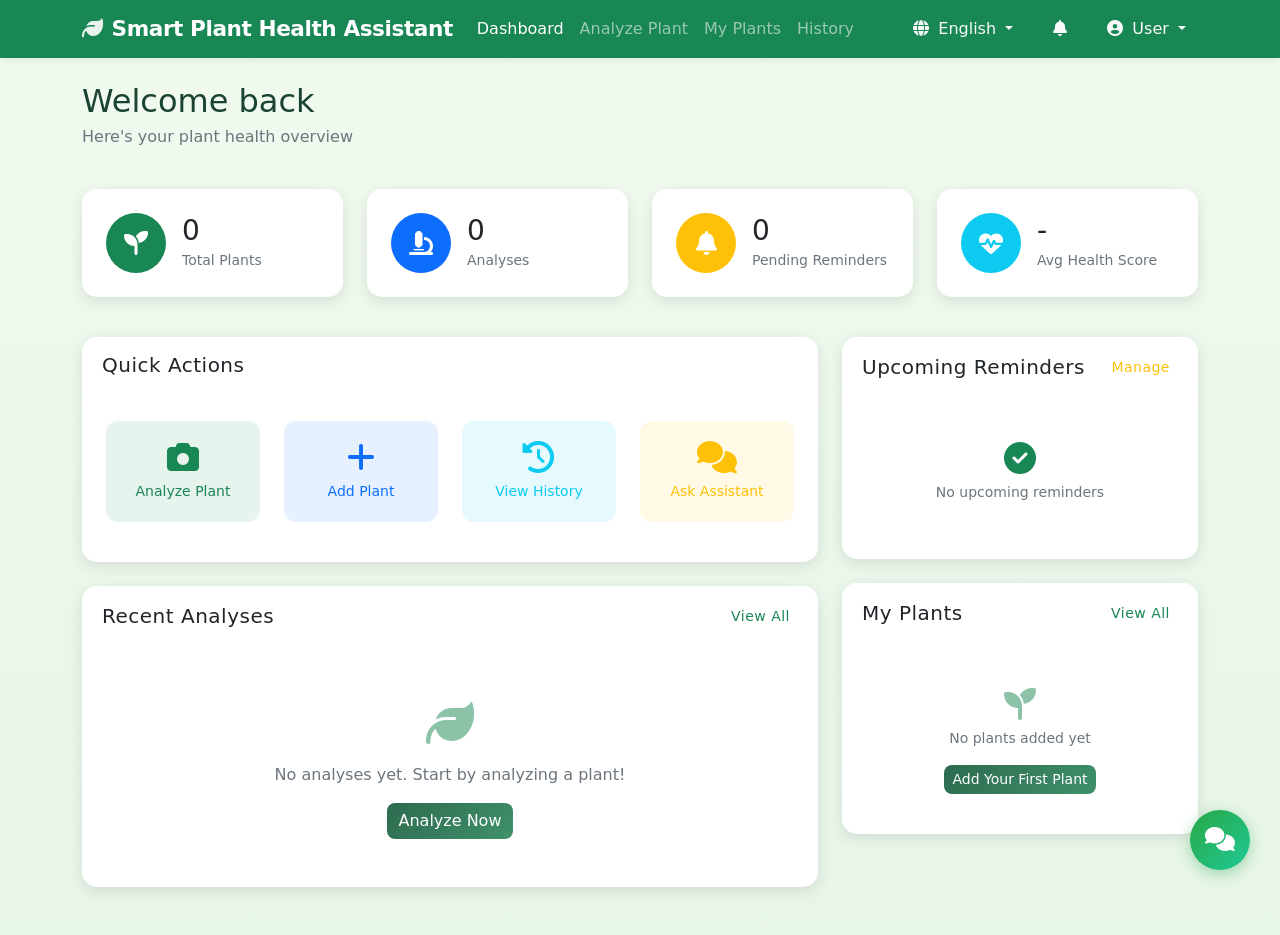
<file: frontend/dashboard.html>
<!DOCTYPE html>
<html lang="en">
<head>
    <meta charset="UTF-8">
    <meta name="viewport" content="width=device-width, initial-scale=1.0">
    <title>Dashboard - Smart Plant Health Assistant</title>
    <link href="https://cdnjs.cloudflare.com/ajax/libs/bootstrap/5.3.0/css/bootstrap.min.css" rel="stylesheet">
    <link href="https://cdnjs.cloudflare.com/ajax/libs/font-awesome/6.4.0/css/all.min.css" rel="stylesheet">
    <link rel="stylesheet" href="css/styles.css">
    <style>
        .dashboard-card {
            border-radius: 15px;
            box-shadow: 0 4px 15px rgba(0, 0, 0, 0.1);
            transition: transform 0.3s ease;
        }
        .dashboard-card:hover {
            transform: translateY(-5px);
        }
        .stat-icon {
            width: 60px;
            height: 60px;
            border-radius: 50%;
            display: flex;
            align-items: center;
            justify-content: center;
            font-size: 1.5rem;
        }
        .quick-action-btn {
            border-radius: 12px;
            padding: 20px;
            text-align: center;
            transition: all 0.3s ease;
        }
        .quick-action-btn:hover {
            transform: scale(1.05);
        }
        .notification-item {
            border-left: 4px solid transparent;
            padding: 15px;
            margin-bottom: 10px;
            background: #f8f9fa;
            border-radius: 8px;
        }
        .notification-item.unread {
            border-left-color: #28a745;
            background: #e8f5e9;
        }
        .notification-item.water {
            border-left-color: #17a2b8;
        }
        .notification-item.fertilize {
            border-left-color: #ffc107;
        }
        .reminder-badge {
            font-size: 0.7rem;
            padding: 3px 8px;
        }
        .plant-card {
            border: none;
            border-radius: 15px;
            overflow: hidden;
        }
        .plant-card img {
            height: 150px;
            object-fit: cover;
        }
        .health-indicator {
            width: 12px;
            height: 12px;
            border-radius: 50%;
            display: inline-block;
        }
        .health-good { background-color: #28a745; }
        .health-moderate { background-color: #ffc107; }
        .health-poor { background-color: #dc3545; }
        .language-selector {
            position: relative;
        }
        .chat-fab {
            position: fixed;
            bottom: 30px;
            right: 30px;
            width: 60px;
            height: 60px;
            border-radius: 50%;
            background: linear-gradient(135deg, #28a745 0%, #20c997 100%);
            color: white;
            border: none;
            box-shadow: 0 4px 15px rgba(40, 167, 69, 0.4);
            font-size: 1.5rem;
            cursor: pointer;
            transition: all 0.3s ease;
            z-index: 1000;
        }
        .chat-fab:hover {
            transform: scale(1.1);
        }
        .chat-panel {
            position: fixed;
            bottom: 100px;
            right: 30px;
            width: 380px;
            height: 500px;
            background: white;
            border-radius: 15px;
            box-shadow: 0 5px 30px rgba(0,0,0,0.2);
            display: none;
            flex-direction: column;
            z-index: 999;
        }
        .chat-panel.show {
            display: flex;
        }
        .chat-header {
            background: linear-gradient(135deg, #28a745 0%, #20c997 100%);
            color: white;
            padding: 15px;
            border-radius: 15px 15px 0 0;
        }
        .chat-messages {
            flex: 1;
            overflow-y: auto;
            padding: 15px;
        }
        .chat-input-area {
            padding: 15px;
            border-top: 1px solid #eee;
        }
        .message {
            margin-bottom: 15px;
            max-width: 80%;
        }
        .message.user {
            margin-left: auto;
            background: #e8f5e9;
            padding: 10px 15px;
            border-radius: 15px 15px 0 15px;
        }
        .message.assistant {
            background: #f8f9fa;
            padding: 10px 15px;
            border-radius: 15px 15px 15px 0;
        }
    </style>
</head>
<body class="bg-light">
    <!-- Navigation -->
    <nav class="navbar navbar-expand-lg navbar-dark bg-success sticky-top">
        <div class="container">
            <a class="navbar-brand" href="dashboard.html">
                <i class="fas fa-leaf me-2"></i>
                <span data-i18n="app_name">Smart Plant Health Assistant</span>
            </a>
            <button class="navbar-toggler" type="button" data-bs-toggle="collapse" data-bs-target="#navbarNav">
                <span class="navbar-toggler-icon"></span>
            </button>
            <div class="collapse navbar-collapse" id="navbarNav">
                <ul class="navbar-nav me-auto">
                    <li class="nav-item">
                        <a class="nav-link active" href="/dashboard" data-i18n="nav_dashboard">Dashboard</a>
                    </li>
                    <li class="nav-item">
                        <a class="nav-link" href="/" data-i18n="nav_analyze">Analyze Plant</a>
                    </li>
                    <li class="nav-item">
                        <a class="nav-link" href="/plants" data-i18n="nav_my_plants">My Plants</a>
                    </li>
                    <li class="nav-item">
                        <a class="nav-link" href="/history" data-i18n="nav_history">History</a>
                    </li>
                </ul>
                <div class="d-flex align-items-center">
                    <!-- Language Selector -->
                    <div class="dropdown me-3">
                        <button class="btn btn-outline-light dropdown-toggle" type="button" id="languageDropdown" data-bs-toggle="dropdown">
                            <i class="fas fa-globe me-1"></i> <span id="currentLang">English</span>
                        </button>
                        <ul class="dropdown-menu dropdown-menu-end">
                            <li><a class="dropdown-item" href="#" onclick="changeLanguage('en')">English</a></li>
                            <li><a class="dropdown-item" href="#" onclick="changeLanguage('hi')">हिंदी</a></li>
                            <li><a class="dropdown-item" href="#" onclick="changeLanguage('mr')">मराठी</a></li>
                        </ul>
                    </div>
                    <!-- Notifications -->
                    <div class="dropdown me-3">
                        <button class="btn btn-outline-light position-relative" type="button" id="notificationDropdown" data-bs-toggle="dropdown">
                            <i class="fas fa-bell"></i>
                            <span class="position-absolute top-0 start-100 translate-middle badge rounded-pill bg-danger" id="notificationBadge" style="display: none;">
                                0
                            </span>
                        </button>
                        <div class="dropdown-menu dropdown-menu-end p-3" style="width: 300px; max-height: 400px; overflow-y: auto;">
                            <h6 class="dropdown-header" data-i18n="notifications">Notifications</h6>
                            <div id="notificationList">
                                <p class="text-muted text-center" data-i18n="no_notifications">No notifications</p>
                            </div>
                            <div class="dropdown-divider"></div>
                            <button class="btn btn-sm btn-outline-success w-100" onclick="markAllNotificationsRead()" data-i18n="mark_all_read">Mark all as read</button>
                        </div>
                    </div>
                    <!-- User Menu -->
                    <div class="dropdown">
                        <button class="btn btn-outline-light dropdown-toggle" type="button" id="userDropdown" data-bs-toggle="dropdown">
                            <i class="fas fa-user-circle me-1"></i> <span id="userName">User</span>
                        </button>
                        <ul class="dropdown-menu dropdown-menu-end">
                            <li><a class="dropdown-item" href="#" data-i18n="profile"><i class="fas fa-user me-2"></i>Profile</a></li>
                            <li><a class="dropdown-item" href="#" data-i18n="settings"><i class="fas fa-cog me-2"></i>Settings</a></li>
                            <li><hr class="dropdown-divider"></li>
                            <li><a class="dropdown-item text-danger" href="#" onclick="logout()" data-i18n="logout"><i class="fas fa-sign-out-alt me-2"></i>Logout</a></li>
                        </ul>
                    </div>
                </div>
            </div>
        </div>
    </nav>

    <!-- Main Content -->
    <div class="container py-4">
        <!-- Welcome Section -->
        <div class="row mb-4">
            <div class="col-12">
                <h2 class="mb-1" id="welcomeMessage" data-i18n="welcome_message">Welcome back!</h2>
                <p class="text-muted" data-i18n="dashboard_subtitle">Here's your plant health overview</p>
            </div>
        </div>

        <!-- Stats Cards -->
        <div class="row mb-4">
            <div class="col-md-3 col-sm-6 mb-3">
                <div class="card dashboard-card h-100 border-0">
                    <div class="card-body d-flex align-items-center">
                        <div class="stat-icon bg-success text-white me-3">
                            <i class="fas fa-seedling"></i>
                        </div>
                        <div>
                            <h3 class="mb-0" id="totalPlants">0</h3>
                            <small class="text-muted" data-i18n="total_plants">Total Plants</small>
                        </div>
                    </div>
                </div>
            </div>
            <div class="col-md-3 col-sm-6 mb-3">
                <div class="card dashboard-card h-100 border-0">
                    <div class="card-body d-flex align-items-center">
                        <div class="stat-icon bg-primary text-white me-3">
                            <i class="fas fa-microscope"></i>
                        </div>
                        <div>
                            <h3 class="mb-0" id="totalAnalyses">0</h3>
                            <small class="text-muted" data-i18n="total_analyses">Analyses</small>
                        </div>
                    </div>
                </div>
            </div>
            <div class="col-md-3 col-sm-6 mb-3">
                <div class="card dashboard-card h-100 border-0">
                    <div class="card-body d-flex align-items-center">
                        <div class="stat-icon bg-warning text-white me-3">
                            <i class="fas fa-bell"></i>
                        </div>
                        <div>
                            <h3 class="mb-0" id="pendingReminders">0</h3>
                            <small class="text-muted" data-i18n="pending_reminders">Pending Reminders</small>
                        </div>
                    </div>
                </div>
            </div>
            <div class="col-md-3 col-sm-6 mb-3">
                <div class="card dashboard-card h-100 border-0">
                    <div class="card-body d-flex align-items-center">
                        <div class="stat-icon bg-info text-white me-3">
                            <i class="fas fa-heartbeat"></i>
                        </div>
                        <div>
                            <h3 class="mb-0" id="avgHealth">-</h3>
                            <small class="text-muted" data-i18n="avg_health">Avg Health Score</small>
                        </div>
                    </div>
                </div>
            </div>
        </div>

        <div class="row">
            <!-- Quick Actions -->
            <div class="col-lg-8 mb-4">
                <div class="card dashboard-card border-0">
                    <div class="card-header bg-white border-0 pt-3">
                        <h5 class="mb-0" data-i18n="quick_actions">Quick Actions</h5>
                    </div>
                    <div class="card-body">
                        <div class="row">
                            <div class="col-md-3 col-6 mb-3">
                                <a href="home.html" class="text-decoration-none">
                                    <div class="quick-action-btn bg-success bg-opacity-10 text-success">
                                        <i class="fas fa-camera fa-2x mb-2"></i>
                                        <p class="mb-0 small" data-i18n="analyze_plant">Analyze Plant</p>
                                    </div>
                                </a>
                            </div>
                            <div class="col-md-3 col-6 mb-3">
                                <a href="plants.html?action=add" class="text-decoration-none">
                                    <div class="quick-action-btn bg-primary bg-opacity-10 text-primary">
                                        <i class="fas fa-plus fa-2x mb-2"></i>
                                        <p class="mb-0 small" data-i18n="add_plant">Add Plant</p>
                                    </div>
                                </a>
                            </div>
                            <div class="col-md-3 col-6 mb-3">
                                <a href="history.html" class="text-decoration-none">
                                    <div class="quick-action-btn bg-info bg-opacity-10 text-info">
                                        <i class="fas fa-history fa-2x mb-2"></i>
                                        <p class="mb-0 small" data-i18n="view_history">View History</p>
                                    </div>
                                </a>
                            </div>
                            <div class="col-md-3 col-6 mb-3">
                                <a href="#" onclick="toggleChat()" class="text-decoration-none">
                                    <div class="quick-action-btn bg-warning bg-opacity-10 text-warning">
                                        <i class="fas fa-comments fa-2x mb-2"></i>
                                        <p class="mb-0 small" data-i18n="ask_assistant">Ask Assistant</p>
                                    </div>
                                </a>
                            </div>
                        </div>
                    </div>
                </div>

                <!-- Recent Analyses -->
                <div class="card dashboard-card border-0 mt-4">
                    <div class="card-header bg-white border-0 pt-3 d-flex justify-content-between align-items-center">
                        <h5 class="mb-0" data-i18n="recent_analyses">Recent Analyses</h5>
                        <a href="history.html" class="btn btn-sm btn-outline-success" data-i18n="view_all">View All</a>
                    </div>
                    <div class="card-body">
                        <div id="recentAnalysesList">
                            <div class="text-center text-muted py-4">
                                <i class="fas fa-leaf fa-3x mb-3 text-success opacity-50"></i>
                                <p data-i18n="no_analyses_yet">No analyses yet. Start by analyzing a plant!</p>
                                <a href="home.html" class="btn btn-success" data-i18n="analyze_now">Analyze Now</a>
                            </div>
                        </div>
                    </div>
                </div>
            </div>

            <!-- Sidebar -->
            <div class="col-lg-4">
                <!-- Upcoming Reminders -->
                <div class="card dashboard-card border-0 mb-4">
                    <div class="card-header bg-white border-0 pt-3 d-flex justify-content-between align-items-center">
                        <h5 class="mb-0" data-i18n="upcoming_reminders">Upcoming Reminders</h5>
                        <a href="plants.html?tab=reminders" class="btn btn-sm btn-outline-warning" data-i18n="manage">Manage</a>
                    </div>
                    <div class="card-body" id="upcomingReminders">
                        <div class="text-center text-muted py-3">
                            <i class="fas fa-check-circle fa-2x mb-2 text-success"></i>
                            <p class="small" data-i18n="no_reminders">No upcoming reminders</p>
                        </div>
                    </div>
                </div>

                <!-- My Plants Preview -->
                <div class="card dashboard-card border-0">
                    <div class="card-header bg-white border-0 pt-3 d-flex justify-content-between align-items-center">
                        <h5 class="mb-0" data-i18n="my_plants">My Plants</h5>
                        <a href="plants.html" class="btn btn-sm btn-outline-success" data-i18n="view_all">View All</a>
                    </div>
                    <div class="card-body" id="plantsPreview">
                        <div class="text-center text-muted py-3">
                            <i class="fas fa-seedling fa-2x mb-2 text-success opacity-50"></i>
                            <p class="small" data-i18n="no_plants">No plants added yet</p>
                            <a href="plants.html?action=add" class="btn btn-sm btn-success" data-i18n="add_first_plant">Add Your First Plant</a>
                        </div>
                    </div>
                </div>
            </div>
        </div>
    </div>

    <!-- Chat Panel -->
    <div class="chat-panel" id="chatPanel">
        <div class="chat-header d-flex justify-content-between align-items-center">
            <div>
                <h6 class="mb-0" data-i18n="plant_assistant">Plant Assistant</h6>
                <small class="opacity-75" data-i18n="ask_anything">Ask me anything about plants!</small>
            </div>
            <button class="btn btn-sm text-white" onclick="toggleChat()">
                <i class="fas fa-times"></i>
            </button>
        </div>
        <div class="chat-messages" id="chatMessages">
            <div class="message assistant">
                <p class="mb-0" data-i18n="chat_greeting">Hello! I'm Yuki, your plant care assistant. How can I help you today?</p>
            </div>
        </div>
        <div class="chat-input-area">
            <div class="quick-suggestions mb-2" id="chatSuggestions">
                <!-- suggestions loaded dynamically -->
            </div>
            <div class="input-group">
                <input type="text" class="form-control" id="chatInput" placeholder="Type your question..." data-i18n-placeholder="type_question">
                <button class="btn btn-success" onclick="sendChatMessage()">
                    <i class="fas fa-paper-plane"></i>
                </button>
            </div>
        </div>
    </div>

    <!-- Chat FAB -->
    <button class="chat-fab" onclick="toggleChat()" id="chatFab">
        <i class="fas fa-comments"></i>
    </button>

    <script src="https://cdnjs.cloudflare.com/ajax/libs/bootstrap/5.3.0/js/bootstrap.bundle.min.js"></script>
    <script src="js/translations.js"></script>
    <script>
        // API Configuration
        const API_BASE = '/api/v1';
        let currentLanguage = localStorage.getItem('language') || 'en';
        let authToken = localStorage.getItem('authToken');

        // Initialize dashboard
        document.addEventListener('DOMContentLoaded', function() {
            if (!authToken) {
                window.location.href = '/login';
                return;
            }
            
            initializeDashboard();
        });

        async function initializeDashboard() {
            // Set language
            changeLanguage(currentLanguage, false);
            
            // Load user data
            await loadUserData();
            
            // Load dashboard data
            await Promise.all([
                loadStats(),
                loadNotifications(),
                loadUpcomingReminders(),
                loadRecentAnalyses(),
                loadPlantsPreview(),
                loadChatSuggestions()
            ]);
        }

        async function loadUserData() {
            try {
                const response = await fetch(`${API_BASE}/auth/me`, {
                    headers: { 'Authorization': `Bearer ${authToken}` }
                });
                
                if (response.ok) {
                    const data = await response.json();
                    document.getElementById('userName').textContent = data.user.name || data.user.email || 'User';
                    document.getElementById('welcomeMessage').textContent = `${t('welcome_message', currentLanguage)} ${data.user.name || ''}!`;
                    
                    if (data.user.language) {
                        changeLanguage(data.user.language, false);
                    }
                } else {
                    logout();
                }
            } catch (error) {
                console.error('Error loading user data:', error);
            }
        }

        async function loadStats() {
            try {
                // Load plants count
                const plantsRes = await fetch(`${API_BASE}/plants`, {
                    headers: { 'Authorization': `Bearer ${authToken}` }
                });
                if (plantsRes.ok) {
                    const plants = await plantsRes.json();
                    document.getElementById('totalPlants').textContent = plants.plants?.length || 0;
                }

                // Load analyses count
                const analysesRes = await fetch(`${API_BASE}/history`, {
                    headers: { 'Authorization': `Bearer ${authToken}` }
                });
                if (analysesRes.ok) {
                    const analyses = await analysesRes.json();
                    document.getElementById('totalAnalyses').textContent = analyses.history?.length || 0;
                    
                    // Calculate average health
                    if (analyses.history && analyses.history.length > 0) {
                        const healthScores = analyses.history
                            .filter(a => a.health_score)
                            .map(a => a.health_score);
                        if (healthScores.length > 0) {
                            const avg = Math.round(healthScores.reduce((a, b) => a + b, 0) / healthScores.length);
                            document.getElementById('avgHealth').textContent = avg + '%';
                        }
                    }
                }

                // Load reminders count
                const remindersRes = await fetch(`${API_BASE}/reminders/upcoming?days=7`, {
                    headers: { 'Authorization': `Bearer ${authToken}` }
                });
                if (remindersRes.ok) {
                    const reminders = await remindersRes.json();
                    document.getElementById('pendingReminders').textContent = reminders.reminders?.length || 0;
                }
            } catch (error) {
                console.error('Error loading stats:', error);
            }
        }

        async function loadNotifications() {
            try {
                const response = await fetch(`${API_BASE}/notifications?limit=10`, {
                    headers: { 'Authorization': `Bearer ${authToken}` }
                });
                
                if (response.ok) {
                    const data = await response.json();
                    updateNotificationUI(data.notifications, data.unread_count);
                }
            } catch (error) {
                console.error('Error loading notifications:', error);
            }
        }

        function updateNotificationUI(notifications, unreadCount) {
            const badge = document.getElementById('notificationBadge');
            const list = document.getElementById('notificationList');
            
            if (unreadCount > 0) {
                badge.textContent = unreadCount > 9 ? '9+' : unreadCount;
                badge.style.display = 'block';
            } else {
                badge.style.display = 'none';
            }
            
            if (notifications && notifications.length > 0) {
                list.innerHTML = notifications.map(n => `
                    <div class="notification-item ${n.read ? '' : 'unread'} ${n.type || ''}" onclick="markNotificationRead(${n.id})">
                        <div class="d-flex justify-content-between">
                            <strong>${n.title}</strong>
                            <small class="text-muted">${formatTimeAgo(n.created_at)}</small>
                        </div>
                        <small class="text-muted">${n.message}</small>
                    </div>
                `).join('');
            } else {
                list.innerHTML = `<p class="text-muted text-center" data-i18n="no_notifications">${t('no_notifications', currentLanguage)}</p>`;
            }
        }

        async function loadUpcomingReminders() {
            try {
                const response = await fetch(`${API_BASE}/reminders/upcoming?days=7`, {
                    headers: { 'Authorization': `Bearer ${authToken}` }
                });
                
                if (response.ok) {
                    const data = await response.json();
                    const container = document.getElementById('upcomingReminders');
                    
                    if (data.reminders && data.reminders.length > 0) {
                        container.innerHTML = data.reminders.slice(0, 5).map(r => `
                            <div class="d-flex justify-content-between align-items-center mb-3">
                                <div>
                                    <span class="badge bg-${getReminderColor(r.type)} reminder-badge me-2">${getReminderIcon(r.type)}</span>
                                    <strong>${r.title || r.type}</strong>
                                    ${r.plant_name ? `<small class="text-muted d-block ms-4">${r.plant_name}</small>` : ''}
                                </div>
                                <small class="text-muted">${formatDate(r.next_due)}</small>
                            </div>
                        `).join('');
                    }
                }
            } catch (error) {
                console.error('Error loading reminders:', error);
            }
        }

        async function loadRecentAnalyses() {
            try {
                const response = await fetch(`${API_BASE}/history?limit=5`, {
                    headers: { 'Authorization': `Bearer ${authToken}` }
                });
                
                if (response.ok) {
                    const data = await response.json();
                    const container = document.getElementById('recentAnalysesList');
                    
                    if (data.history && data.history.length > 0) {
                        container.innerHTML = `
                            <div class="table-responsive">
                                <table class="table table-hover">
                                    <thead>
                                        <tr>
                                            <th data-i18n="plant">${t('plant', currentLanguage)}</th>
                                            <th data-i18n="health">${t('health', currentLanguage)}</th>
                                            <th data-i18n="date">${t('date', currentLanguage)}</th>
                                            <th></th>
                                        </tr>
                                    </thead>
                                    <tbody>
                                        ${data.history.map(a => `
                                            <tr>
                                                <td>
                                                    <span class="health-indicator ${getHealthClass(a.health_score)}"></span>
                                                    ${a.plant_name || 'Unknown Plant'}
                                                </td>
                                                <td>${a.health_score ? a.health_score + '%' : '-'}</td>
                                                <td>${formatDate(a.created_at)}</td>
                                                <td>
                                                    <a href="history.html?id=${a.id}" class="btn btn-sm btn-outline-success">
                                                        <i class="fas fa-eye"></i>
                                                    </a>
                                                </td>
                                            </tr>
                                        `).join('')}
                                    </tbody>
                                </table>
                            </div>
                        `;
                    }
                }
            } catch (error) {
                console.error('Error loading analyses:', error);
            }
        }

        async function loadPlantsPreview() {
            try {
                const response = await fetch(`${API_BASE}/plants?limit=4`, {
                    headers: { 'Authorization': `Bearer ${authToken}` }
                });
                
                if (response.ok) {
                    const data = await response.json();
                    const container = document.getElementById('plantsPreview');
                    
                    if (data.plants && data.plants.length > 0) {
                        container.innerHTML = data.plants.map(p => `
                            <div class="d-flex align-items-center mb-2">
                                <div class="me-3">
                                    ${p.image_url 
                                        ? `<img src="${p.image_url}" class="rounded-circle" style="width: 40px; height: 40px; object-fit: cover;">`
                                        : `<div class="rounded-circle bg-success bg-opacity-25 d-flex align-items-center justify-content-center" style="width: 40px; height: 40px;"><i class="fas fa-seedling text-success"></i></div>`
                                    }
                                </div>
                                <div>
                                    <strong>${p.name}</strong>
                                    <small class="text-muted d-block">${p.species || ''}</small>
                                </div>
                            </div>
                        `).join('');
                    }
                }
            } catch (error) {
                console.error('Error loading plants:', error);
            }
        }

        // Chat Functions
        async function loadChatSuggestions() {
            try {
                const response = await fetch(`${API_BASE}/chat/suggestions?language=${currentLanguage}`, {
                    headers: { 'Authorization': `Bearer ${authToken}` }
                });
                
                if (response.ok) {
                    const data = await response.json();
                    const container = document.getElementById('chatSuggestions');
                    if (data.suggestions) {
                        container.innerHTML = data.suggestions.map(s => 
                            `<button class="btn btn-sm btn-outline-success me-1 mb-1" onclick="sendSuggestion('${s}')">${s}</button>`
                        ).join('');
                    }
                }
            } catch (error) {
                console.error('Error loading suggestions:', error);
            }
        }

        function toggleChat() {
            const panel = document.getElementById('chatPanel');
            panel.classList.toggle('show');
        }

        async function sendChatMessage() {
            const input = document.getElementById('chatInput');
            const message = input.value.trim();
            if (!message) return;
            
            input.value = '';
            addChatMessage(message, 'user');
            
            try {
                const response = await fetch(`${API_BASE}/chat`, {
                    method: 'POST',
                    headers: {
                        'Content-Type': 'application/json',
                        'Authorization': `Bearer ${authToken}`
                    },
                    body: JSON.stringify({ message, language: currentLanguage })
                });
                
                if (response.ok) {
                    const data = await response.json();
                    addChatMessage(data.response, 'assistant');
                }
            } catch (error) {
                addChatMessage(t('error_occurred', currentLanguage), 'assistant');
            }
        }

        function sendSuggestion(text) {
            document.getElementById('chatInput').value = text;
            sendChatMessage();
        }

        function addChatMessage(text, type) {
            const container = document.getElementById('chatMessages');
            const div = document.createElement('div');
            div.className = `message ${type}`;
            div.innerHTML = `<p class="mb-0">${text}</p>`;
            container.appendChild(div);
            container.scrollTop = container.scrollHeight;
        }

        // Notification Functions
        async function markNotificationRead(id) {
            try {
                await fetch(`${API_BASE}/notifications/${id}/read`, {
                    method: 'POST',
                    headers: { 'Authorization': `Bearer ${authToken}` }
                });
                loadNotifications();
            } catch (error) {
                console.error('Error marking notification:', error);
            }
        }

        async function markAllNotificationsRead() {
            try {
                await fetch(`${API_BASE}/notifications/read-all`, {
                    method: 'POST',
                    headers: { 'Authorization': `Bearer ${authToken}` }
                });
                loadNotifications();
            } catch (error) {
                console.error('Error marking notifications:', error);
            }
        }

        // Language Functions
        function changeLanguage(lang, save = true) {
            currentLanguage = lang;
            localStorage.setItem('language', lang);
            
            const langNames = { en: 'English', hi: 'हिंदी', mr: 'मराठी' };
            document.getElementById('currentLang').textContent = langNames[lang];
            
            // Update all translatable elements
            document.querySelectorAll('[data-i18n]').forEach(el => {
                const key = el.getAttribute('data-i18n');
                el.textContent = t(key, lang);
            });
            
            document.querySelectorAll('[data-i18n-placeholder]').forEach(el => {
                const key = el.getAttribute('data-i18n-placeholder');
                el.placeholder = t(key, lang);
            });
            
            if (save) {
                // Save to server
                fetch(`${API_BASE}/auth/language`, {
                    method: 'POST',
                    headers: {
                        'Content-Type': 'application/json',
                        'Authorization': `Bearer ${authToken}`
                    },
                    body: JSON.stringify({ language: lang })
                });
            }
        }

        // Utility Functions
        function logout() {
            localStorage.removeItem('authToken');
            window.location.href = '/login';
        }

        function formatDate(dateStr) {
            if (!dateStr) return '';
            const date = new Date(dateStr);
            return date.toLocaleDateString();
        }

        function formatTimeAgo(dateStr) {
            if (!dateStr) return '';
            const date = new Date(dateStr);
            const now = new Date();
            const diff = Math.floor((now - date) / 1000);
            
            if (diff < 60) return t('just_now', currentLanguage);
            if (diff < 3600) return `${Math.floor(diff/60)}m`;
            if (diff < 86400) return `${Math.floor(diff/3600)}h`;
            return `${Math.floor(diff/86400)}d`;
        }

        function getHealthClass(score) {
            if (!score) return 'health-moderate';
            if (score >= 70) return 'health-good';
            if (score >= 40) return 'health-moderate';
            return 'health-poor';
        }

        function getReminderColor(type) {
            const colors = {
                water: 'info',
                fertilize: 'warning',
                prune: 'success',
                repot: 'secondary'
            };
            return colors[type] || 'primary';
        }

        function getReminderIcon(type) {
            const icons = {
                water: '💧',
                fertilize: '🌱',
                prune: '✂️',
                repot: '🪴'
            };
            return icons[type] || '🔔';
        }

        // Chat input enter key
        document.getElementById('chatInput')?.addEventListener('keypress', function(e) {
            if (e.key === 'Enter') sendChatMessage();
        });
    </script>
</body>
</html>
</file>
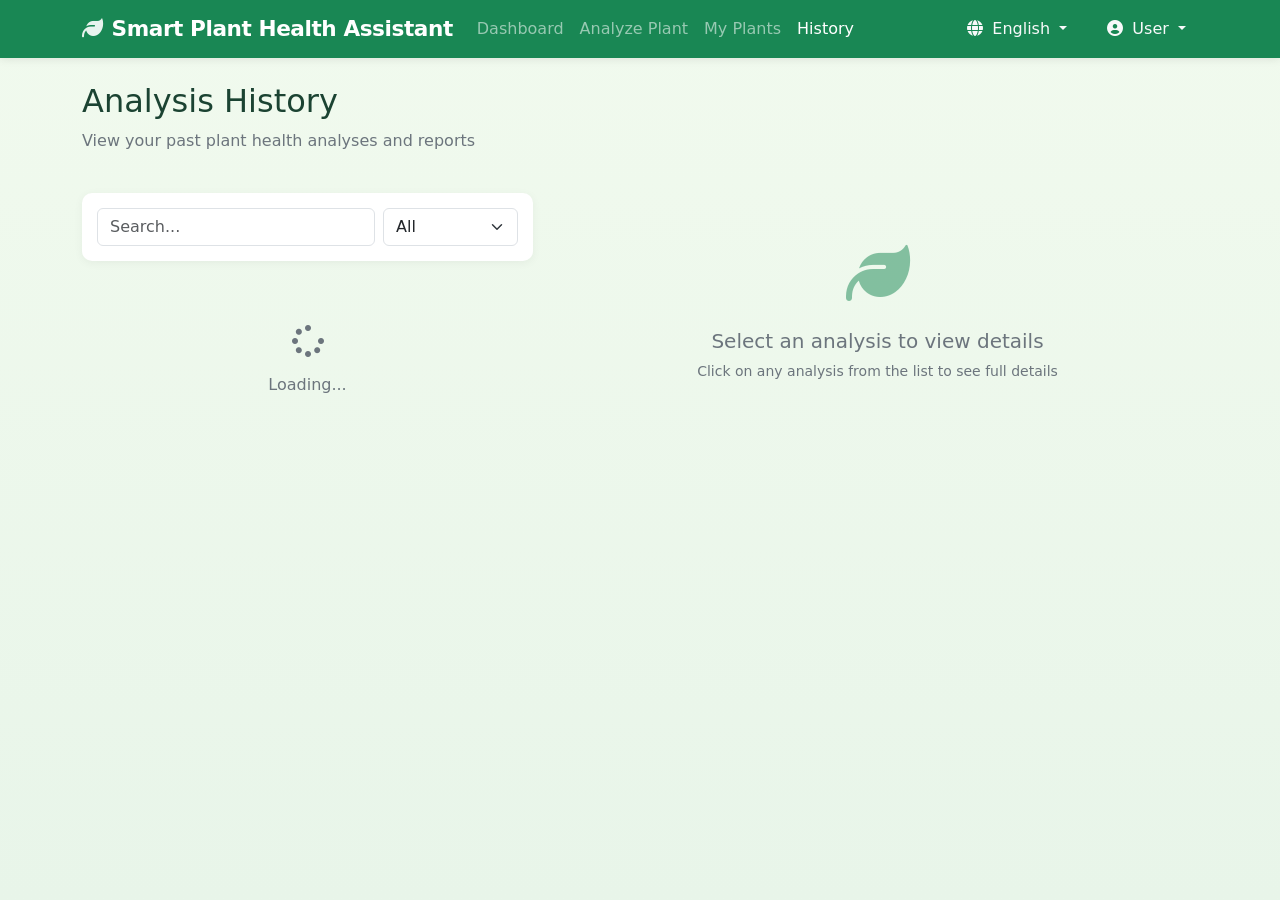
<file: frontend/history.html>
<!DOCTYPE html>
<html lang="en">
<head>
    <meta charset="UTF-8">
    <meta name="viewport" content="width=device-width, initial-scale=1.0">
    <title>Analysis History - Smart Plant Health Assistant</title>
    <link href="https://cdnjs.cloudflare.com/ajax/libs/bootstrap/5.3.0/css/bootstrap.min.css" rel="stylesheet">
    <link href="https://cdnjs.cloudflare.com/ajax/libs/font-awesome/6.4.0/css/all.min.css" rel="stylesheet">
    <link rel="stylesheet" href="css/styles.css">
    <style>
        .history-card {
            border-radius: 15px;
            box-shadow: 0 4px 15px rgba(0, 0, 0, 0.1);
            transition: transform 0.3s ease;
            overflow: hidden;
        }
        .history-card:hover {
            transform: translateY(-3px);
        }
        .history-image {
            height: 120px;
            background: #f8f9fa;
            display: flex;
            align-items: center;
            justify-content: center;
        }
        .history-image img {
            width: 100%;
            height: 100%;
            object-fit: cover;
        }
        .health-badge {
            font-size: 0.9rem;
            padding: 5px 12px;
            border-radius: 20px;
        }
        .health-good { background-color: #28a745; color: white; }
        .health-moderate { background-color: #ffc107; color: #212529; }
        .health-poor { background-color: #dc3545; color: white; }
        .detail-section {
            background: #f8f9fa;
            border-radius: 10px;
            padding: 20px;
            margin-bottom: 20px;
        }
        .disease-tag {
            background: #ffebee;
            color: #c62828;
            padding: 5px 10px;
            border-radius: 15px;
            font-size: 0.85rem;
            display: inline-block;
            margin: 3px;
        }
        .treatment-item {
            padding: 10px;
            background: #e8f5e9;
            border-radius: 8px;
            margin-bottom: 8px;
        }
        .filter-bar {
            background: white;
            padding: 15px;
            border-radius: 10px;
            box-shadow: 0 2px 10px rgba(0,0,0,0.05);
        }
    </style>
</head>
<body class="bg-light">
    <!-- Navigation -->
    <nav class="navbar navbar-expand-lg navbar-dark bg-success sticky-top">
        <div class="container">
            <a class="navbar-brand" href="/dashboard">
                <i class="fas fa-leaf me-2"></i>
                <span data-i18n="app_name">Smart Plant Health Assistant</span>
            </a>
            <button class="navbar-toggler" type="button" data-bs-toggle="collapse" data-bs-target="#navbarNav">
                <span class="navbar-toggler-icon"></span>
            </button>
            <div class="collapse navbar-collapse" id="navbarNav">
                <ul class="navbar-nav me-auto">
                    <li class="nav-item">
                        <a class="nav-link" href="/dashboard" data-i18n="nav_dashboard">Dashboard</a>
                    </li>
                    <li class="nav-item">
                        <a class="nav-link" href="/" data-i18n="nav_analyze">Analyze Plant</a>
                    </li>
                    <li class="nav-item">
                        <a class="nav-link" href="/plants" data-i18n="nav_my_plants">My Plants</a>
                    </li>
                    <li class="nav-item">
                        <a class="nav-link active" href="/history" data-i18n="nav_history">History</a>
                    </li>
                </ul>
                <div class="d-flex align-items-center">
                    <div class="dropdown me-3">
                        <button class="btn btn-outline-light dropdown-toggle" type="button" id="languageDropdown" data-bs-toggle="dropdown">
                            <i class="fas fa-globe me-1"></i> <span id="currentLang">English</span>
                        </button>
                        <ul class="dropdown-menu dropdown-menu-end">
                            <li><a class="dropdown-item" href="#" onclick="changeLanguage('en')">English</a></li>
                            <li><a class="dropdown-item" href="#" onclick="changeLanguage('hi')">हिंदी</a></li>
                            <li><a class="dropdown-item" href="#" onclick="changeLanguage('mr')">मराठी</a></li>
                        </ul>
                    </div>
                    <div class="dropdown">
                        <button class="btn btn-outline-light dropdown-toggle" type="button" data-bs-toggle="dropdown">
                            <i class="fas fa-user-circle me-1"></i> <span id="userName">User</span>
                        </button>
                        <ul class="dropdown-menu dropdown-menu-end">
                            <li><a class="dropdown-item text-danger" href="#" onclick="logout()"><i class="fas fa-sign-out-alt me-2"></i>Logout</a></li>
                        </ul>
                    </div>
                </div>
            </div>
        </div>
    </nav>

    <div class="container py-4">
        <!-- Header -->
        <div class="row mb-4">
            <div class="col">
                <h2 data-i18n="analysis_history">Analysis History</h2>
                <p class="text-muted" data-i18n="history_subtitle">View your past plant health analyses and reports</p>
            </div>
        </div>

        <!-- Main Content -->
        <div class="row">
            <!-- History List -->
            <div class="col-lg-5" id="historyListCol">
                <!-- Filters -->
                <div class="filter-bar mb-3">
                    <div class="row g-2">
                        <div class="col-8">
                            <input type="text" class="form-control" id="searchInput" placeholder="Search..." data-i18n-placeholder="search">
                        </div>
                        <div class="col-4">
                            <select class="form-select" id="healthFilter">
                                <option value="" data-i18n="all_health">All</option>
                                <option value="good" data-i18n="healthy">Healthy</option>
                                <option value="moderate" data-i18n="moderate">Moderate</option>
                                <option value="poor" data-i18n="unhealthy">Unhealthy</option>
                            </select>
                        </div>
                    </div>
                </div>

                <!-- History Items -->
                <div id="historyList">
                    <div class="text-center text-muted py-5">
                        <i class="fas fa-spinner fa-spin fa-2x mb-3"></i>
                        <p data-i18n="loading">Loading...</p>
                    </div>
                </div>
            </div>

            <!-- Detail View -->
            <div class="col-lg-7" id="detailCol">
                <div class="card border-0 shadow-sm" id="detailView" style="display: none;">
                    <div class="card-body">
                        <!-- Detail content loaded dynamically -->
                    </div>
                </div>
                
                <!-- Empty State -->
                <div id="emptyDetail" class="text-center text-muted py-5">
                    <i class="fas fa-leaf fa-4x mb-4 text-success opacity-50"></i>
                    <h5 data-i18n="select_analysis">Select an analysis to view details</h5>
                    <p class="small" data-i18n="select_analysis_desc">Click on any analysis from the list to see full details</p>
                </div>
            </div>
        </div>
    </div>

    <script src="https://cdnjs.cloudflare.com/ajax/libs/bootstrap/5.3.0/js/bootstrap.bundle.min.js"></script>
    <script src="js/translations.js"></script>
    <script>
        const API_BASE = '/api/v1';
        let currentLanguage = localStorage.getItem('language') || 'en';
        let authToken = localStorage.getItem('authToken');
        let historyData = [];
        let selectedAnalysisId = null;

        document.addEventListener('DOMContentLoaded', function() {
            if (!authToken) {
                window.location.href = '/login';
                return;
            }
            
            initializePage();
        });

        async function initializePage() {
            changeLanguage(currentLanguage, false);
            await loadUserData();
            await loadHistory();
            setupEventListeners();
            
            // Check for id in URL
            const params = new URLSearchParams(window.location.search);
            const analysisId = params.get('id');
            if (analysisId) {
                showAnalysisDetail(parseInt(analysisId));
            }
        }

        function setupEventListeners() {
            document.getElementById('searchInput').addEventListener('input', filterHistory);
            document.getElementById('healthFilter').addEventListener('change', filterHistory);
        }

        async function loadUserData() {
            try {
                const response = await fetch(`${API_BASE}/auth/me`, {
                    headers: { 'Authorization': `Bearer ${authToken}` }
                });
                if (response.ok) {
                    const data = await response.json();
                    document.getElementById('userName').textContent = data.user.name || 'User';
                }
            } catch (error) {
                console.error('Error loading user:', error);
            }
        }

        async function loadHistory() {
            try {
                const response = await fetch(`${API_BASE}/history`, {
                    headers: { 'Authorization': `Bearer ${authToken}` }
                });
                
                if (response.ok) {
                    const data = await response.json();
                    historyData = data.history || [];
                    renderHistory(historyData);
                }
            } catch (error) {
                console.error('Error loading history:', error);
                renderHistory([]);
            }
        }

        function renderHistory(items) {
            const container = document.getElementById('historyList');
            
            if (items.length === 0) {
                container.innerHTML = `
                    <div class="text-center text-muted py-5">
                        <i class="fas fa-leaf fa-3x mb-3 text-success opacity-50"></i>
                        <h5 data-i18n="no_history">${t('no_history', currentLanguage)}</h5>
                        <p class="small" data-i18n="no_history_desc">${t('no_history_desc', currentLanguage)}</p>
                        <a href="home.html" class="btn btn-success" data-i18n="analyze_first">${t('analyze_first', currentLanguage)}</a>
                    </div>
                `;
                return;
            }

            container.innerHTML = items.map(item => `
                <div class="card history-card mb-3 ${selectedAnalysisId === item.id ? 'border-success border-2' : 'border-0'}" 
                     onclick="showAnalysisDetail(${item.id})" style="cursor: pointer;">
                    <div class="row g-0">
                        <div class="col-4">
                            <div class="history-image h-100">
                                ${item.image_url 
                                    ? `<img src="${item.image_url}" alt="Plant">`
                                    : '<i class="fas fa-seedling fa-2x text-success"></i>'
                                }
                            </div>
                        </div>
                        <div class="col-8">
                            <div class="card-body py-2">
                                <h6 class="card-title mb-1">${item.plant_name || t('unknown_plant', currentLanguage)}</h6>
                                <span class="health-badge ${getHealthClass(item.health_score)}">
                                    ${item.health_score ? item.health_score + '%' : '-'}
                                </span>
                                <p class="card-text small text-muted mb-0 mt-2">
                                    <i class="fas fa-calendar-alt me-1"></i>
                                    ${formatDate(item.created_at)}
                                </p>
                            </div>
                        </div>
                    </div>
                </div>
            `).join('');
        }

        function filterHistory() {
            const searchTerm = document.getElementById('searchInput').value.toLowerCase();
            const healthFilter = document.getElementById('healthFilter').value;
            
            let filtered = historyData;
            
            if (searchTerm) {
                filtered = filtered.filter(item => 
                    (item.plant_name || '').toLowerCase().includes(searchTerm) ||
                    (item.diagnosis || '').toLowerCase().includes(searchTerm)
                );
            }
            
            if (healthFilter) {
                filtered = filtered.filter(item => {
                    const score = item.health_score || 0;
                    if (healthFilter === 'good') return score >= 70;
                    if (healthFilter === 'moderate') return score >= 40 && score < 70;
                    if (healthFilter === 'poor') return score < 40;
                    return true;
                });
            }
            
            renderHistory(filtered);
        }

        async function showAnalysisDetail(analysisId) {
            selectedAnalysisId = analysisId;
            renderHistory(historyData.filter(item => {
                const searchTerm = document.getElementById('searchInput').value.toLowerCase();
                const healthFilter = document.getElementById('healthFilter').value;
                
                let match = true;
                if (searchTerm) {
                    match = (item.plant_name || '').toLowerCase().includes(searchTerm) ||
                            (item.diagnosis || '').toLowerCase().includes(searchTerm);
                }
                if (healthFilter && match) {
                    const score = item.health_score || 0;
                    if (healthFilter === 'good') match = score >= 70;
                    else if (healthFilter === 'moderate') match = score >= 40 && score < 70;
                    else if (healthFilter === 'poor') match = score < 40;
                }
                return match;
            }));
            
            const analysis = historyData.find(item => item.id === analysisId);
            if (!analysis) return;

            document.getElementById('emptyDetail').style.display = 'none';
            const detailView = document.getElementById('detailView');
            detailView.style.display = 'block';
            
            // Parse analysis result if it's JSON string
            let result = analysis.analysis_result;
            if (typeof result === 'string') {
                try {
                    result = JSON.parse(result);
                } catch (e) {
                    result = { summary: result };
                }
            }

            detailView.querySelector('.card-body').innerHTML = `
                <div class="d-flex justify-content-between align-items-start mb-4">
                    <div>
                        <h4 class="mb-1">${analysis.plant_name || t('unknown_plant', currentLanguage)}</h4>
                        <p class="text-muted mb-0">
                            <i class="fas fa-calendar-alt me-1"></i>
                            ${formatDate(analysis.created_at)} at ${formatTime(analysis.created_at)}
                        </p>
                    </div>
                    <span class="health-badge ${getHealthClass(analysis.health_score)} fs-5">
                        ${analysis.health_score ? analysis.health_score + '%' : '-'}
                    </span>
                </div>

                ${analysis.image_url ? `
                    <div class="text-center mb-4">
                        <img src="${analysis.image_url}" alt="Plant" class="img-fluid rounded" style="max-height: 250px;">
                    </div>
                ` : ''}

                ${result.summary ? `
                    <div class="detail-section">
                        <h6 class="text-success mb-3"><i class="fas fa-info-circle me-2"></i>${t('summary', currentLanguage)}</h6>
                        <p class="mb-0">${result.summary}</p>
                    </div>
                ` : ''}

                ${result.diseases && result.diseases.length > 0 ? `
                    <div class="detail-section">
                        <h6 class="text-danger mb-3"><i class="fas fa-virus me-2"></i>${t('detected_issues', currentLanguage)}</h6>
                        <div>
                            ${result.diseases.map(d => `<span class="disease-tag">${d}</span>`).join('')}
                        </div>
                    </div>
                ` : ''}

                ${result.recommendations && result.recommendations.length > 0 ? `
                    <div class="detail-section">
                        <h6 class="text-primary mb-3"><i class="fas fa-lightbulb me-2"></i>${t('recommendations', currentLanguage)}</h6>
                        <ul class="mb-0">
                            ${result.recommendations.map(r => `<li>${r}</li>`).join('')}
                        </ul>
                    </div>
                ` : ''}

                ${result.care_tips ? `
                    <div class="detail-section">
                        <h6 class="text-info mb-3"><i class="fas fa-hand-holding-seedling me-2"></i>${t('care_tips', currentLanguage)}</h6>
                        <p class="mb-0">${result.care_tips}</p>
                    </div>
                ` : ''}

                <div class="d-flex gap-2 mt-4">
                    <button class="btn btn-success" onclick="downloadReport(${analysis.id}, 'pdf')">
                        <i class="fas fa-file-pdf me-2"></i>${t('download_pdf', currentLanguage)}
                    </button>
                    <button class="btn btn-outline-success" onclick="downloadReport(${analysis.id}, 'image')">
                        <i class="fas fa-image me-2"></i>${t('download_image', currentLanguage)}
                    </button>
                    <button class="btn btn-outline-danger ms-auto" onclick="deleteAnalysis(${analysis.id})">
                        <i class="fas fa-trash me-2"></i>${t('delete', currentLanguage)}
                    </button>
                </div>
            `;
        }

        async function downloadReport(analysisId, format) {
            try {
                const response = await fetch(`${API_BASE}/history/${analysisId}/report?format=${format}&language=${currentLanguage}`, {
                    headers: { 'Authorization': `Bearer ${authToken}` }
                });
                
                if (response.ok) {
                    const blob = await response.blob();
                    const url = window.URL.createObjectURL(blob);
                    const a = document.createElement('a');
                    a.href = url;
                    a.download = `plant-analysis-${analysisId}.${format === 'pdf' ? 'pdf' : 'png'}`;
                    document.body.appendChild(a);
                    a.click();
                    document.body.removeChild(a);
                    window.URL.revokeObjectURL(url);
                } else {
                    alert(t('download_failed', currentLanguage));
                }
            } catch (error) {
                console.error('Error downloading report:', error);
                alert(t('download_failed', currentLanguage));
            }
        }

        async function deleteAnalysis(analysisId) {
            if (!confirm(t('confirm_delete_analysis', currentLanguage))) return;
            
            try {
                const response = await fetch(`${API_BASE}/history/${analysisId}`, {
                    method: 'DELETE',
                    headers: { 'Authorization': `Bearer ${authToken}` }
                });
                
                if (response.ok) {
                    historyData = historyData.filter(item => item.id !== analysisId);
                    renderHistory(historyData);
                    document.getElementById('detailView').style.display = 'none';
                    document.getElementById('emptyDetail').style.display = 'block';
                    selectedAnalysisId = null;
                }
            } catch (error) {
                console.error('Error deleting analysis:', error);
            }
        }

        function changeLanguage(lang, save = true) {
            currentLanguage = lang;
            localStorage.setItem('language', lang);
            
            const langNames = { en: 'English', hi: 'हिंदी', mr: 'मराठी' };
            document.getElementById('currentLang').textContent = langNames[lang];
            
            document.querySelectorAll('[data-i18n]').forEach(el => {
                const key = el.getAttribute('data-i18n');
                el.textContent = t(key, lang);
            });
            
            document.querySelectorAll('[data-i18n-placeholder]').forEach(el => {
                const key = el.getAttribute('data-i18n-placeholder');
                el.placeholder = t(key, lang);
            });
            
            if (save) {
                fetch(`${API_BASE}/auth/language`, {
                    method: 'POST',
                    headers: {
                        'Content-Type': 'application/json',
                        'Authorization': `Bearer ${authToken}`
                    },
                    body: JSON.stringify({ language: lang })
                });
            }
        }

        function logout() {
            localStorage.removeItem('authToken');
            window.location.href = '/login';
        }

        function formatDate(dateStr) {
            if (!dateStr) return '';
            return new Date(dateStr).toLocaleDateString();
        }

        function formatTime(dateStr) {
            if (!dateStr) return '';
            return new Date(dateStr).toLocaleTimeString([], { hour: '2-digit', minute: '2-digit' });
        }

        function getHealthClass(score) {
            if (!score) return 'health-moderate';
            if (score >= 70) return 'health-good';
            if (score >= 40) return 'health-moderate';
            return 'health-poor';
        }
    </script>
</body>
</html>
</file>
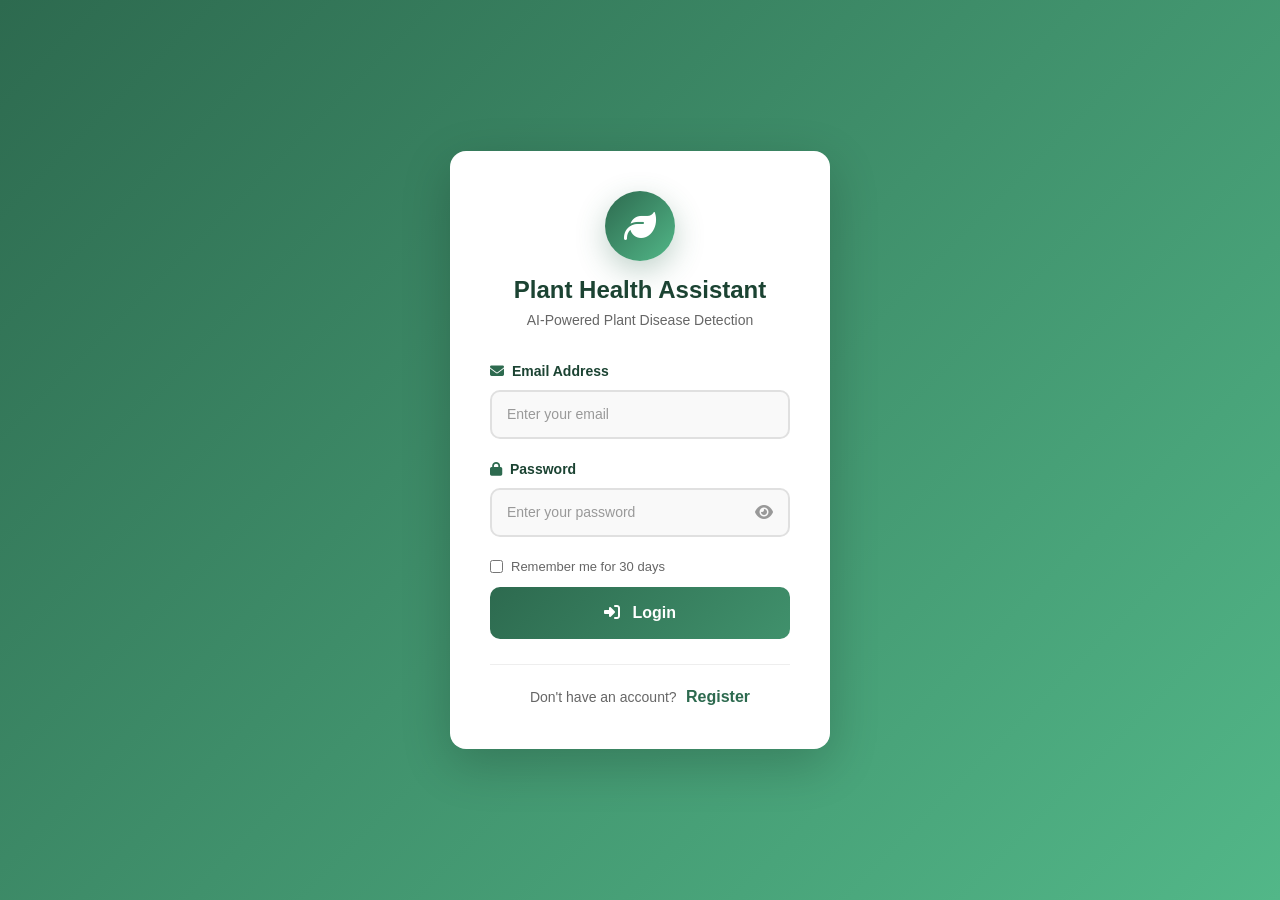
<file: frontend/login.html>
<!DOCTYPE html>
<html lang="en">
<head>
    <meta charset="UTF-8">
    <meta name="viewport" content="width=device-width, initial-scale=1.0">
    <title>Login - Smart Plant Health Assistant</title>
    <link href="https://cdn.jsdelivr.net/npm/bootstrap@5.3.0/dist/css/bootstrap.min.css" rel="stylesheet">
    <link rel="stylesheet" href="https://cdnjs.cloudflare.com/ajax/libs/font-awesome/6.4.0/css/all.min.css">
    <style>
        * {
            margin: 0;
            padding: 0;
            box-sizing: border-box;
        }

        body {
            font-family: 'Segoe UI', Tahoma, Geneva, Verdana, sans-serif;
            background: linear-gradient(135deg, #2d6a4f 0%, #40916c 50%, #52b788 100%);
            min-height: 100vh;
            display: flex;
            justify-content: center;
            align-items: center;
            color: #333;
        }

        .login-container {
            width: 100%;
            max-width: 420px;
            padding: 20px;
        }

        .login-card {
            background: white;
            border-radius: 16px;
            box-shadow: 0 15px 50px rgba(0, 0, 0, 0.2);
            padding: 40px;
            animation: slideUp 0.5s ease-out;
        }

        @keyframes slideUp {
            from {
                opacity: 0;
                transform: translateY(30px);
            }
            to {
                opacity: 1;
                transform: translateY(0);
            }
        }

        .login-header {
            text-align: center;
            margin-bottom: 30px;
        }

        .login-header .logo-icon {
            width: 70px;
            height: 70px;
            background: linear-gradient(135deg, #2d6a4f, #52b788);
            border-radius: 50%;
            display: flex;
            align-items: center;
            justify-content: center;
            margin: 0 auto 15px;
            animation: float 3s ease-in-out infinite;
            box-shadow: 0 10px 30px rgba(45, 106, 79, 0.3);
        }

        @keyframes float {
            0%, 100% { transform: translateY(0); }
            50% { transform: translateY(-8px); }
        }

        .login-header .logo-icon i {
            font-size: 32px;
            color: white;
            animation: pulse-icon 2s ease-in-out infinite;
        }

        @keyframes pulse-icon {
            0%, 100% { transform: scale(1); }
            50% { transform: scale(1.1); }
        }

        .login-header h1 {
            font-size: 24px;
            font-weight: 700;
            color: #1b4332;
            margin-bottom: 5px;
        }

        .login-header p {
            color: #666;
            font-size: 14px;
            margin: 0;
        }

        .form-group {
            margin-bottom: 20px;
        }

        .form-label {
            font-weight: 600;
            color: #1b4332;
            margin-bottom: 8px;
            display: block;
            font-size: 14px;
        }

        .form-control {
            border: 2px solid #e0e0e0;
            border-radius: 10px;
            padding: 12px 15px;
            font-size: 14px;
            transition: all 0.3s cubic-bezier(0.4, 0, 0.2, 1);
            background-color: #f9f9f9;
        }

        .form-control:focus {
            border-color: #2d6a4f;
            background-color: white;
            box-shadow: 0 0 0 4px rgba(45, 106, 79, 0.15);
            transform: translateY(-2px);
        }

        .form-control:hover:not(:focus) {
            border-color: #40916c;
        }

        .form-control::placeholder {
            color: #999;
        }

        .btn-login {
            width: 100%;
            padding: 14px;
            background: linear-gradient(135deg, #2d6a4f 0%, #40916c 100%);
            color: white;
            border: none;
            border-radius: 10px;
            font-size: 16px;
            font-weight: 600;
            cursor: pointer;
            transition: all 0.3s cubic-bezier(0.4, 0, 0.2, 1);
            margin-top: 10px;
            position: relative;
            overflow: hidden;
        }

        .btn-login::after {
            content: '';
            position: absolute;
            top: 50%;
            left: 50%;
            width: 0;
            height: 0;
            background: rgba(255, 255, 255, 0.2);
            border-radius: 50%;
            transform: translate(-50%, -50%);
            transition: width 0.6s, height 0.6s;
        }

        .btn-login:hover::after {
            width: 300px;
            height: 300px;
        }

        .btn-login:hover {
            transform: translateY(-3px);
            box-shadow: 0 8px 25px rgba(45, 106, 79, 0.5);
        }

        .btn-login:active {
            transform: translateY(-1px);
            box-shadow: 0 4px 15px rgba(45, 106, 79, 0.4);
        }

        .btn-login:disabled {
            opacity: 0.7;
            cursor: not-allowed;
            transform: none;
        }

        .alert-box {
            padding: 12px 15px;
            border-radius: 10px;
            margin-bottom: 20px;
            display: none;
            animation: slideDown 0.3s ease-out;
            font-size: 14px;
        }

        .alert-error {
            background-color: #fee2e2;
            border: 1px solid #fecaca;
            color: #dc2626;
        }

        .alert-success {
            background-color: #d1fae5;
            border: 1px solid #a7f3d0;
            color: #059669;
        }

        @keyframes slideDown {
            from {
                opacity: 0;
                transform: translateY(-10px);
            }
            to {
                opacity: 1;
                transform: translateY(0);
            }
        }

        .toggle-mode {
            text-align: center;
            margin-top: 25px;
            padding-top: 20px;
            border-top: 1px solid #eee;
        }

        .toggle-mode span {
            color: #666;
            font-size: 14px;
        }

        .toggle-mode a {
            color: #2d6a4f;
            font-weight: 600;
            text-decoration: none;
            margin-left: 5px;
        }

        .toggle-mode a:hover {
            text-decoration: underline;
        }

        .loading-overlay {
            display: none;
            text-align: center;
            padding: 40px 20px;
        }

        .loading-spinner {
            border: 4px solid #e0e0e0;
            border-top: 4px solid #2d6a4f;
            border-radius: 50%;
            width: 40px;
            height: 40px;
            animation: spin 1s linear infinite;
            margin: 0 auto 15px;
        }

        @keyframes spin {
            0% { transform: rotate(0deg); }
            100% { transform: rotate(360deg); }
        }

        .remember-me {
            display: flex;
            align-items: center;
            margin-top: 5px;
        }

        .remember-me input {
            margin-right: 8px;
            accent-color: #2d6a4f;
        }

        .remember-me label {
            font-size: 13px;
            color: #666;
            cursor: pointer;
        }

        .password-toggle {
            position: absolute;
            right: 12px;
            top: 50%;
            transform: translateY(-50%);
            background: none;
            border: none;
            color: #999;
            cursor: pointer;
            padding: 5px;
        }

        .password-toggle:hover {
            color: #2d6a4f;
        }

        .password-wrapper {
            position: relative;
        }

        @media (max-width: 480px) {
            .login-card {
                padding: 30px 25px;
            }

            .login-header h1 {
                font-size: 22px;
            }
        }
    </style>
</head>
<body>
    <div class="login-container">
        <div class="login-card">
            <!-- Header -->
            <div class="login-header">
                <div class="logo-icon">
                    <i class="fas fa-leaf"></i>
                </div>
                <h1>Plant Health Assistant</h1>
                <p>AI-Powered Plant Disease Detection</p>
            </div>

            <!-- Alert Messages -->
            <div id="errorAlert" class="alert-box alert-error">
                <i class="fas fa-exclamation-circle me-2"></i>
                <span id="errorMessage"></span>
            </div>

            <div id="successAlert" class="alert-box alert-success">
                <i class="fas fa-check-circle me-2"></i>
                <span id="successMessage"></span>
            </div>

            <!-- Login/Register Form -->
            <form id="authForm">
                <div class="form-group">
                    <label class="form-label" for="email">
                        <i class="fas fa-envelope me-2" style="color: #2d6a4f;"></i>Email Address
                    </label>
                    <input 
                        type="email" 
                        class="form-control" 
                        id="email" 
                        placeholder="Enter your email"
                        required
                        autocomplete="email"
                    >
                </div>

                <div class="form-group" id="nameGroup" style="display: none;">
                    <label class="form-label" for="name">
                        <i class="fas fa-user me-2" style="color: #2d6a4f;"></i>Full Name
                    </label>
                    <input 
                        type="text" 
                        class="form-control" 
                        id="name" 
                        placeholder="Enter your full name"
                        autocomplete="name"
                    >
                </div>

                <div class="form-group">
                    <label class="form-label" for="password">
                        <i class="fas fa-lock me-2" style="color: #2d6a4f;"></i>Password
                    </label>
                    <div class="password-wrapper">
                        <input 
                            type="password" 
                            class="form-control" 
                            id="password" 
                            placeholder="Enter your password"
                            required
                            autocomplete="current-password"
                        >
                        <button type="button" class="password-toggle" onclick="togglePassword('password')">
                            <i class="fas fa-eye"></i>
                        </button>
                    </div>
                </div>

                <div class="form-group" id="confirmPasswordGroup" style="display: none;">
                    <label class="form-label" for="confirmPassword">
                        <i class="fas fa-lock me-2" style="color: #2d6a4f;"></i>Confirm Password
                    </label>
                    <div class="password-wrapper">
                        <input 
                            type="password" 
                            class="form-control" 
                            id="confirmPassword" 
                            placeholder="Confirm your password"
                            autocomplete="new-password"
                        >
                        <button type="button" class="password-toggle" onclick="togglePassword('confirmPassword')">
                            <i class="fas fa-eye"></i>
                        </button>
                    </div>
                </div>

                <div class="remember-me" id="rememberMeGroup">
                    <input type="checkbox" id="rememberMe">
                    <label for="rememberMe">Remember me for 30 days</label>
                </div>

                <button type="submit" class="btn-login" id="submitBtn">
                    <i class="fas fa-sign-in-alt me-2" id="submitIcon"></i>
                    <span id="submitText">Login</span>
                </button>
            </form>

            <!-- Toggle Login/Register -->
            <div class="toggle-mode">
                <span id="toggleText">Don't have an account?</span>
                <a href="#" id="toggleLink">Register</a>
            </div>

            <!-- Loading Overlay -->
            <div class="loading-overlay" id="loadingOverlay">
                <div class="loading-spinner"></div>
                <p style="color: #666; font-size: 14px;">Processing...</p>
            </div>
        </div>
    </div>

    <script>
        const API_BASE = '/api/v1';
        let isRegisterMode = false;

        // DOM Elements
        const authForm = document.getElementById('authForm');
        const emailInput = document.getElementById('email');
        const nameInput = document.getElementById('name');
        const passwordInput = document.getElementById('password');
        const confirmPasswordInput = document.getElementById('confirmPassword');
        const errorAlert = document.getElementById('errorAlert');
        const successAlert = document.getElementById('successAlert');
        const errorMessage = document.getElementById('errorMessage');
        const successMessage = document.getElementById('successMessage');
        const loadingOverlay = document.getElementById('loadingOverlay');
        const toggleLink = document.getElementById('toggleLink');
        const toggleText = document.getElementById('toggleText');
        const nameGroup = document.getElementById('nameGroup');
        const confirmPasswordGroup = document.getElementById('confirmPasswordGroup');
        const rememberMeGroup = document.getElementById('rememberMeGroup');
        const submitBtn = document.getElementById('submitBtn');
        const submitText = document.getElementById('submitText');
        const submitIcon = document.getElementById('submitIcon');

        /**
         * Toggle password visibility
         */
        function togglePassword(inputId) {
            const input = document.getElementById(inputId);
            const icon = input.nextElementSibling.querySelector('i');
            
            if (input.type === 'password') {
                input.type = 'text';
                icon.classList.remove('fa-eye');
                icon.classList.add('fa-eye-slash');
            } else {
                input.type = 'password';
                icon.classList.remove('fa-eye-slash');
                icon.classList.add('fa-eye');
            }
        }

        /**
         * Toggle between login and register modes
         */
        toggleLink.addEventListener('click', (e) => {
            e.preventDefault();
            isRegisterMode = !isRegisterMode;
            
            if (isRegisterMode) {
                nameGroup.style.display = 'block';
                confirmPasswordGroup.style.display = 'block';
                rememberMeGroup.style.display = 'none';
                submitText.textContent = 'Create Account';
                submitIcon.className = 'fas fa-user-plus me-2';
                toggleText.textContent = 'Already have an account?';
                toggleLink.textContent = 'Login';
                nameInput.required = true;
                confirmPasswordInput.required = true;
                passwordInput.autocomplete = 'new-password';
            } else {
                nameGroup.style.display = 'none';
                confirmPasswordGroup.style.display = 'none';
                rememberMeGroup.style.display = 'flex';
                submitText.textContent = 'Login';
                submitIcon.className = 'fas fa-sign-in-alt me-2';
                toggleText.textContent = "Don't have an account?";
                toggleLink.textContent = 'Register';
                nameInput.required = false;
                confirmPasswordInput.required = false;
                passwordInput.autocomplete = 'current-password';
            }
            
            // Clear form and alerts
            authForm.reset();
            hideAlerts();
        });

        /**
         * Show error message
         */
        function showError(message) {
            errorMessage.textContent = message;
            errorAlert.style.display = 'block';
            successAlert.style.display = 'none';
            setTimeout(() => {
                errorAlert.style.display = 'none';
            }, 5000);
        }

        /**
         * Show success message
         */
        function showSuccess(message) {
            successMessage.textContent = message;
            successAlert.style.display = 'block';
            errorAlert.style.display = 'none';
        }

        /**
         * Hide all alerts
         */
        function hideAlerts() {
            errorAlert.style.display = 'none';
            successAlert.style.display = 'none';
        }

        /**
         * Show/hide loading state
         */
        function setLoading(loading) {
            if (loading) {
                authForm.style.display = 'none';
                loadingOverlay.style.display = 'block';
                document.querySelector('.toggle-mode').style.display = 'none';
            } else {
                authForm.style.display = 'block';
                loadingOverlay.style.display = 'none';
                document.querySelector('.toggle-mode').style.display = 'block';
            }
        }

        /**
         * Handle successful authentication
         */
        function handleAuthSuccess(data) {
            const rememberMe = document.getElementById('rememberMe').checked;
            
            // Store auth data
            localStorage.setItem('authToken', data.token);
            localStorage.setItem('user', JSON.stringify(data.user));
            localStorage.setItem('userName', data.user.name || data.user.email || 'User');
            
            if (rememberMe) {
                localStorage.setItem('rememberMe', 'true');
            }
            
            showSuccess('Login successful! Redirecting...');
            
            setTimeout(() => {
                window.location.href = '/dashboard';
            }, 1000);
        }

        /**
         * Handle form submission
         */
        authForm.addEventListener('submit', async (e) => {
            e.preventDefault();
            hideAlerts();

            const email = emailInput.value.trim();
            const password = passwordInput.value.trim();

            if (!email || !password) {
                showError('Please enter both email and password');
                return;
            }

            if (isRegisterMode) {
                const name = nameInput.value.trim();
                const confirmPassword = confirmPasswordInput.value.trim();
                
                if (!name) {
                    showError('Please enter your name');
                    return;
                }
                
                if (password !== confirmPassword) {
                    showError('Passwords do not match');
                    return;
                }
                
                if (password.length < 6) {
                    showError('Password must be at least 6 characters');
                    return;
                }
                
                // Register
                setLoading(true);
                try {
                    const response = await fetch(`${API_BASE}/auth/register`, {
                        method: 'POST',
                        headers: { 'Content-Type': 'application/json' },
                        body: JSON.stringify({ email, password, name })
                    });

                    const data = await response.json();

                    if (response.ok && data.success) {
                        handleAuthSuccess(data);
                    } else {
                        showError(data.message || 'Registration failed');
                        setLoading(false);
                    }
                } catch (error) {
                    console.error('Register error:', error);
                    showError('Connection error. Please try again.');
                    setLoading(false);
                }
            } else {
                // Login
                setLoading(true);
                try {
                    const response = await fetch(`${API_BASE}/auth/login`, {
                        method: 'POST',
                        headers: { 'Content-Type': 'application/json' },
                        body: JSON.stringify({ email, password })
                    });

                    const data = await response.json();

                    if (response.ok && data.success) {
                        handleAuthSuccess(data);
                    } else {
                        showError(data.message || 'Invalid email or password');
                        setLoading(false);
                    }
                } catch (error) {
                    console.error('Login error:', error);
                    showError('Connection error. Please try again.');
                    setLoading(false);
                }
            }
        });

        /**
         * Check if already logged in
         */
        window.addEventListener('load', async () => {
            const token = localStorage.getItem('authToken');
            if (token) {
                try {
                    const response = await fetch(`${API_BASE}/auth/validate`, {
                        method: 'POST',
                        headers: {
                            'Content-Type': 'application/json',
                            'Authorization': `Bearer ${token}`
                        },
                        body: JSON.stringify({ token })
                    });
                    
                    const data = await response.json();
                    
                    if (data.success && data.valid) {
                        window.location.href = '/dashboard';
                    } else {
                        localStorage.removeItem('authToken');
                        localStorage.removeItem('user');
                    }
                } catch (error) {
                    localStorage.removeItem('authToken');
                    localStorage.removeItem('user');
                }
            }
        });
    </script>
</body>
</html>
</file>
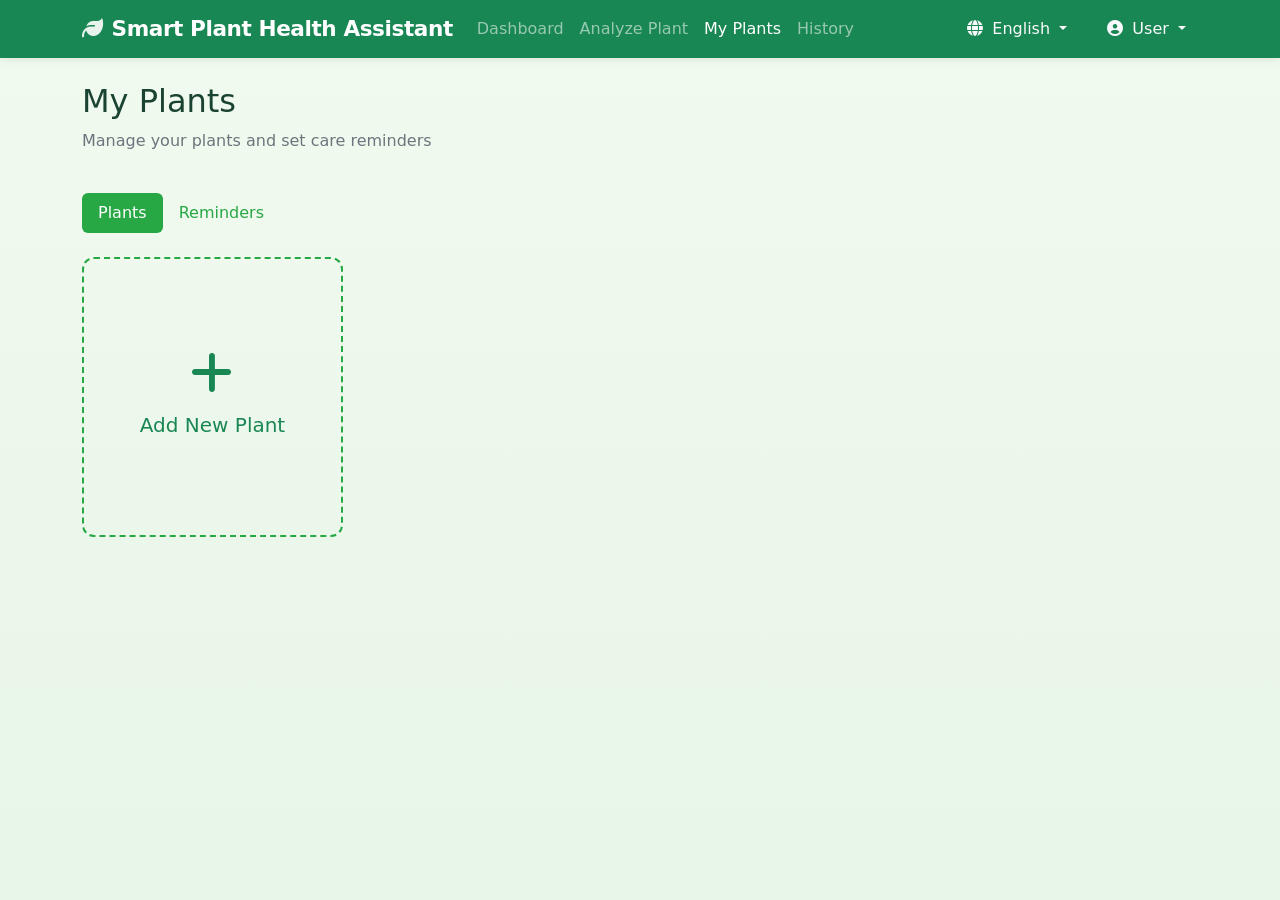
<file: frontend/plants.html>
<!DOCTYPE html>
<html lang="en">
<head>
    <meta charset="UTF-8">
    <meta name="viewport" content="width=device-width, initial-scale=1.0">
    <title>My Plants - Smart Plant Health Assistant</title>
    <link href="https://cdnjs.cloudflare.com/ajax/libs/bootstrap/5.3.0/css/bootstrap.min.css" rel="stylesheet">
    <link href="https://cdnjs.cloudflare.com/ajax/libs/font-awesome/6.4.0/css/all.min.css" rel="stylesheet">
    <link rel="stylesheet" href="css/styles.css">
    <style>
        .plant-card {
            border-radius: 15px;
            box-shadow: 0 4px 15px rgba(0, 0, 0, 0.1);
            transition: all 0.3s cubic-bezier(0.4, 0, 0.2, 1);
            overflow: hidden;
            animation: fadeInScale 0.4s ease-out;
        }
        .plant-card:hover {
            transform: translateY(-8px) scale(1.02);
            box-shadow: 0 12px 30px rgba(0, 0, 0, 0.15);
        }
        @keyframes fadeInScale {
            from { opacity: 0; transform: scale(0.95) translateY(20px); }
            to { opacity: 1; transform: scale(1) translateY(0); }
        }
        @keyframes bounceIn {
            0% { opacity: 0; transform: scale(0.3); }
            50% { transform: scale(1.05); }
            100% { opacity: 1; transform: scale(1); }
        }
        .plant-image {
            height: 180px;
            background: linear-gradient(135deg, #e8f5e9 0%, #c8e6c9 100%);
            display: flex;
            align-items: center;
            justify-content: center;
            font-size: 4rem;
            color: #4caf50;
        }
        .plant-image img {
            width: 100%;
            height: 100%;
            object-fit: cover;
        }
        .reminder-tag {
            font-size: 0.75rem;
            padding: 3px 8px;
            border-radius: 20px;
        }
        .add-plant-card {
            border: 2px dashed #28a745;
            background: transparent;
            min-height: 280px;
            display: flex;
            align-items: center;
            justify-content: center;
            cursor: pointer;
            transition: all 0.3s cubic-bezier(0.4, 0, 0.2, 1);
            animation: pulse 2s infinite;
        }
        @keyframes pulse {
            0%, 100% { border-color: #28a745; }
            50% { border-color: #20c997; box-shadow: 0 0 20px rgba(40, 167, 69, 0.2); }
        }
        .add-plant-card:hover {
            background: rgba(40, 167, 69, 0.08);
            transform: scale(1.02);
            animation: none;
            box-shadow: 0 8px 25px rgba(40, 167, 69, 0.2);
        }
        .nav-pills .nav-link.active {
            background-color: #28a745;
        }
        .nav-pills .nav-link {
            color: #28a745;
        }
        .reminder-list-item {
            border-left: 3px solid #28a745;
            padding: 15px;
            margin-bottom: 10px;
            background: #f8f9fa;
            border-radius: 0 8px 8px 0;
        }
        .reminder-list-item.water { border-left-color: #17a2b8; }
        .reminder-list-item.fertilize { border-left-color: #ffc107; }
        .reminder-list-item.prune { border-left-color: #28a745; }
        .reminder-list-item.repot { border-left-color: #6c757d; }
        .quick-action-btn {
            width: 36px;
            height: 36px;
            padding: 0;
            display: flex;
            align-items: center;
            justify-content: center;
            border-radius: 50%;
            transition: transform 0.2s ease;
        }
        .quick-action-btn:hover {
            transform: scale(1.1);
        }
        .quick-actions {
            flex-wrap: wrap;
        }
    </style>
</head>
<body class="bg-light">
    <!-- Navigation (same as dashboard) -->
    <nav class="navbar navbar-expand-lg navbar-dark bg-success sticky-top">
        <div class="container">
            <a class="navbar-brand" href="/dashboard">
                <i class="fas fa-leaf me-2"></i>
                <span data-i18n="app_name">Smart Plant Health Assistant</span>
            </a>
            <button class="navbar-toggler" type="button" data-bs-toggle="collapse" data-bs-target="#navbarNav">
                <span class="navbar-toggler-icon"></span>
            </button>
            <div class="collapse navbar-collapse" id="navbarNav">
                <ul class="navbar-nav me-auto">
                    <li class="nav-item">
                        <a class="nav-link" href="/dashboard" data-i18n="nav_dashboard">Dashboard</a>
                    </li>
                    <li class="nav-item">
                        <a class="nav-link" href="/" data-i18n="nav_analyze">Analyze Plant</a>
                    </li>
                    <li class="nav-item">
                        <a class="nav-link active" href="/plants" data-i18n="nav_my_plants">My Plants</a>
                    </li>
                    <li class="nav-item">
                        <a class="nav-link" href="/history" data-i18n="nav_history">History</a>
                    </li>
                </ul>
                <div class="d-flex align-items-center">
                    <div class="dropdown me-3">
                        <button class="btn btn-outline-light dropdown-toggle" type="button" id="languageDropdown" data-bs-toggle="dropdown">
                            <i class="fas fa-globe me-1"></i> <span id="currentLang">English</span>
                        </button>
                        <ul class="dropdown-menu dropdown-menu-end">
                            <li><a class="dropdown-item" href="#" onclick="changeLanguage('en')">English</a></li>
                            <li><a class="dropdown-item" href="#" onclick="changeLanguage('hi')">हिंदी</a></li>
                            <li><a class="dropdown-item" href="#" onclick="changeLanguage('mr')">मराठी</a></li>
                        </ul>
                    </div>
                    <div class="dropdown">
                        <button class="btn btn-outline-light dropdown-toggle" type="button" data-bs-toggle="dropdown">
                            <i class="fas fa-user-circle me-1"></i> <span id="userName">User</span>
                        </button>
                        <ul class="dropdown-menu dropdown-menu-end">
                            <li><a class="dropdown-item text-danger" href="#" onclick="logout()"><i class="fas fa-sign-out-alt me-2"></i>Logout</a></li>
                        </ul>
                    </div>
                </div>
            </div>
        </div>
    </nav>

    <div class="container py-4">
        <!-- Header -->
        <div class="d-flex justify-content-between align-items-center mb-4">
            <div>
                <h2 data-i18n="my_plants">My Plants</h2>
                <p class="text-muted" data-i18n="manage_plants_desc">Manage your plants and set care reminders</p>
            </div>
        </div>

        <!-- Tabs -->
        <ul class="nav nav-pills mb-4" id="plantTabs" role="tablist">
            <li class="nav-item" role="presentation">
                <button class="nav-link active" id="plants-tab" data-bs-toggle="pill" data-bs-target="#plants" type="button" data-i18n="plants">Plants</button>
            </li>
            <li class="nav-item" role="presentation">
                <button class="nav-link" id="reminders-tab" data-bs-toggle="pill" data-bs-target="#reminders" type="button" data-i18n="reminders">Reminders</button>
            </li>
        </ul>

        <div class="tab-content" id="plantTabsContent">
            <!-- Plants Tab -->
            <div class="tab-pane fade show active" id="plants" role="tabpanel">
                <div class="row" id="plantsGrid">
                    <!-- Add Plant Card -->
                    <div class="col-lg-3 col-md-4 col-sm-6 mb-4">
                        <div class="card add-plant-card" data-bs-toggle="modal" data-bs-target="#addPlantModal">
                            <div class="text-center text-success">
                                <i class="fas fa-plus fa-3x mb-3"></i>
                                <h5 data-i18n="add_new_plant">Add New Plant</h5>
                            </div>
                        </div>
                    </div>
                    <!-- Plants loaded dynamically -->
                </div>
            </div>

            <!-- Reminders Tab -->
            <div class="tab-pane fade" id="reminders" role="tabpanel">
                <div class="row">
                    <div class="col-lg-8">
                        <div class="card border-0 shadow-sm">
                            <div class="card-header bg-white d-flex justify-content-between align-items-center">
                                <h5 class="mb-0" data-i18n="all_reminders">All Reminders</h5>
                                <button class="btn btn-success btn-sm" data-bs-toggle="modal" data-bs-target="#addReminderModal">
                                    <i class="fas fa-plus me-1"></i> <span data-i18n="add_reminder">Add Reminder</span>
                                </button>
                            </div>
                            <div class="card-body" id="remindersList">
                                <div class="text-center text-muted py-4">
                                    <i class="fas fa-bell-slash fa-3x mb-3 opacity-50"></i>
                                    <p data-i18n="no_reminders_set">No reminders set</p>
                                </div>
                            </div>
                        </div>
                    </div>
                    <div class="col-lg-4">
                        <div class="card border-0 shadow-sm">
                            <div class="card-header bg-white">
                                <h5 class="mb-0" data-i18n="upcoming_this_week">Upcoming This Week</h5>
                            </div>
                            <div class="card-body" id="upcomingRemindersTab">
                                <div class="text-center text-muted py-3">
                                    <i class="fas fa-check-circle fa-2x mb-2 text-success"></i>
                                    <p class="small" data-i18n="all_caught_up">All caught up!</p>
                                </div>
                            </div>
                        </div>
                    </div>
                </div>
            </div>
        </div>
    </div>

    <!-- Add Plant Modal -->
    <div class="modal fade" id="addPlantModal" tabindex="-1">
        <div class="modal-dialog">
            <div class="modal-content">
                <div class="modal-header bg-success text-white">
                    <h5 class="modal-title" data-i18n="add_new_plant">Add New Plant</h5>
                    <button type="button" class="btn-close btn-close-white" data-bs-dismiss="modal"></button>
                </div>
                <div class="modal-body">
                    <form id="addPlantForm">
                        <div class="mb-3">
                            <label class="form-label" data-i18n="plant_name">Plant Name</label>
                            <input type="text" class="form-control" id="plantName" required>
                        </div>
                        <div class="mb-3">
                            <label class="form-label" data-i18n="species">Species (Optional)</label>
                            <input type="text" class="form-control" id="plantSpecies">
                        </div>
                        <div class="mb-3">
                            <label class="form-label" data-i18n="location">Location</label>
                            <select class="form-select" id="plantLocation">
                                <option value="indoor" data-i18n="indoor">Indoor</option>
                                <option value="outdoor" data-i18n="outdoor">Outdoor</option>
                                <option value="balcony" data-i18n="balcony">Balcony</option>
                                <option value="garden" data-i18n="garden">Garden</option>
                            </select>
                        </div>
                        <div class="mb-3">
                            <label class="form-label" data-i18n="plant_image">Plant Image</label>
                            <input type="file" class="form-control" id="plantImage" accept="image/*">
                        </div>
                        <div class="mb-3">
                            <label class="form-label" data-i18n="notes">Notes</label>
                            <textarea class="form-control" id="plantNotes" rows="2"></textarea>
                        </div>
                        <hr>
                        <h6 data-i18n="set_reminders">Set Reminders</h6>
                        <div class="row">
                            <div class="col-6 mb-2">
                                <div class="form-check">
                                    <input class="form-check-input" type="checkbox" id="waterReminder">
                                    <label class="form-check-label" for="waterReminder">
                                        💧 <span data-i18n="watering">Watering</span>
                                    </label>
                                </div>
                                <input type="number" class="form-control form-control-sm mt-1" id="waterDays" placeholder="Days" min="1" value="3" style="display: none">
                            </div>
                            <div class="col-6 mb-2">
                                <div class="form-check">
                                    <input class="form-check-input" type="checkbox" id="fertilizeReminder">
                                    <label class="form-check-label" for="fertilizeReminder">
                                        🌱 <span data-i18n="fertilizing">Fertilizing</span>
                                    </label>
                                </div>
                                <input type="number" class="form-control form-control-sm mt-1" id="fertilizeDays" placeholder="Days" min="1" value="14" style="display: none">
                            </div>
                        </div>
                    </form>
                </div>
                <div class="modal-footer">
                    <button type="button" class="btn btn-secondary" data-bs-dismiss="modal" data-i18n="cancel">Cancel</button>
                    <button type="button" class="btn btn-success" onclick="addPlant()" data-i18n="add_plant">Add Plant</button>
                </div>
            </div>
        </div>
    </div>

    <!-- Edit Plant Modal -->
    <div class="modal fade" id="editPlantModal" tabindex="-1">
        <div class="modal-dialog">
            <div class="modal-content">
                <div class="modal-header bg-success text-white">
                    <h5 class="modal-title" data-i18n="edit_plant">Edit Plant</h5>
                    <button type="button" class="btn-close btn-close-white" data-bs-dismiss="modal"></button>
                </div>
                <div class="modal-body">
                    <form id="editPlantForm">
                        <input type="hidden" id="editPlantId">
                        <div class="mb-3">
                            <label class="form-label" data-i18n="plant_name">Plant Name</label>
                            <input type="text" class="form-control" id="editPlantName" required>
                        </div>
                        <div class="mb-3">
                            <label class="form-label" data-i18n="species">Species</label>
                            <input type="text" class="form-control" id="editPlantSpecies">
                        </div>
                        <div class="mb-3">
                            <label class="form-label" data-i18n="location">Location</label>
                            <select class="form-select" id="editPlantLocation">
                                <option value="indoor">Indoor</option>
                                <option value="outdoor">Outdoor</option>
                                <option value="balcony">Balcony</option>
                                <option value="garden">Garden</option>
                            </select>
                        </div>
                        <div class="mb-3">
                            <label class="form-label" data-i18n="notes">Notes</label>
                            <textarea class="form-control" id="editPlantNotes" rows="2"></textarea>
                        </div>
                    </form>
                </div>
                <div class="modal-footer">
                    <button type="button" class="btn btn-danger me-auto" onclick="deletePlant()">
                        <i class="fas fa-trash"></i> <span data-i18n="delete">Delete</span>
                    </button>
                    <button type="button" class="btn btn-secondary" data-bs-dismiss="modal" data-i18n="cancel">Cancel</button>
                    <button type="button" class="btn btn-success" onclick="updatePlant()" data-i18n="save_changes">Save Changes</button>
                </div>
            </div>
        </div>
    </div>

    <!-- Add Reminder Modal -->
    <div class="modal fade" id="addReminderModal" tabindex="-1">
        <div class="modal-dialog">
            <div class="modal-content">
                <div class="modal-header bg-warning">
                    <h5 class="modal-title" data-i18n="add_reminder">Add Reminder</h5>
                    <button type="button" class="btn-close" data-bs-dismiss="modal"></button>
                </div>
                <div class="modal-body">
                    <form id="addReminderForm">
                        <div class="mb-3">
                            <label class="form-label" data-i18n="reminder_type">Reminder Type</label>
                            <select class="form-select" id="reminderType" required>
                                <option value="water">💧 Watering</option>
                                <option value="fertilize">🌱 Fertilizing</option>
                                <option value="prune">✂️ Pruning</option>
                                <option value="repot">🪴 Repotting</option>
                                <option value="custom">📝 Custom</option>
                            </select>
                        </div>
                        <div class="mb-3" id="customTitleGroup" style="display: none;">
                            <label class="form-label" data-i18n="custom_title">Custom Title</label>
                            <input type="text" class="form-control" id="reminderTitle">
                        </div>
                        <div class="mb-3">
                            <label class="form-label" data-i18n="select_plant">Select Plant (Optional)</label>
                            <select class="form-select" id="reminderPlantId">
                                <option value="">All Plants / General</option>
                                <!-- Plants loaded dynamically -->
                            </select>
                        </div>
                        <div class="mb-3">
                            <label class="form-label" data-i18n="frequency_days">Frequency (Days)</label>
                            <input type="number" class="form-control" id="reminderFrequency" min="1" value="7" required>
                        </div>
                    </form>
                </div>
                <div class="modal-footer">
                    <button type="button" class="btn btn-secondary" data-bs-dismiss="modal" data-i18n="cancel">Cancel</button>
                    <button type="button" class="btn btn-warning" onclick="addReminder()" data-i18n="add_reminder">Add Reminder</button>
                </div>
            </div>
        </div>
    </div>

    <script src="https://cdnjs.cloudflare.com/ajax/libs/bootstrap/5.3.0/js/bootstrap.bundle.min.js"></script>
    <script src="js/translations.js"></script>
    <script>
        const API_BASE = '/api/v1';
        let currentLanguage = localStorage.getItem('language') || 'en';
        let authToken = localStorage.getItem('authToken');
        let plants = [];

        document.addEventListener('DOMContentLoaded', function() {
            if (!authToken) {
                window.location.href = '/login';
                return;
            }
            
            initializePage();
            
            // Check for action=add in URL
            const params = new URLSearchParams(window.location.search);
            if (params.get('action') === 'add') {
                new bootstrap.Modal(document.getElementById('addPlantModal')).show();
            }
            if (params.get('tab') === 'reminders') {
                document.getElementById('reminders-tab').click();
            }
        });

        async function initializePage() {
            changeLanguage(currentLanguage, false);
            await loadUserData();
            await loadPlants();
            await loadReminders();
            setupEventListeners();
        }

        function setupEventListeners() {
            // Toggle water days input
            document.getElementById('waterReminder').addEventListener('change', function() {
                document.getElementById('waterDays').style.display = this.checked ? 'block' : 'none';
            });
            document.getElementById('fertilizeReminder').addEventListener('change', function() {
                document.getElementById('fertilizeDays').style.display = this.checked ? 'block' : 'none';
            });
            // Toggle custom title
            document.getElementById('reminderType').addEventListener('change', function() {
                document.getElementById('customTitleGroup').style.display = this.value === 'custom' ? 'block' : 'none';
            });
        }

        async function loadUserData() {
            try {
                const response = await fetch(`${API_BASE}/auth/me`, {
                    headers: { 'Authorization': `Bearer ${authToken}` }
                });
                if (response.ok) {
                    const data = await response.json();
                    document.getElementById('userName').textContent = data.user.name || 'User';
                }
            } catch (error) {
                console.error('Error loading user:', error);
            }
        }

        async function loadPlants() {
            try {
                const response = await fetch(`${API_BASE}/plants`, {
                    headers: { 'Authorization': `Bearer ${authToken}` }
                });
                
                if (response.ok) {
                    const data = await response.json();
                    plants = data.plants || [];
                    renderPlants();
                    updatePlantSelector();
                }
            } catch (error) {
                console.error('Error loading plants:', error);
            }
        }

        function renderPlants() {
            const grid = document.getElementById('plantsGrid');
            
            // Keep add button, remove other cards
            const addCard = grid.querySelector('.add-plant-card').parentElement;
            grid.innerHTML = '';
            grid.appendChild(addCard);
            
            plants.forEach(plant => {
                const card = document.createElement('div');
                card.className = 'col-lg-3 col-md-4 col-sm-6 mb-4';
                
                // Group reminders by type for better display
                const remindersByType = {};
                if (plant.reminders) {
                    plant.reminders.forEach(r => {
                        remindersByType[r.type] = r;
                    });
                }
                
                // Generate quick action buttons
                const quickActions = ['water', 'fertilize', 'prune', 'repot'].map(type => {
                    const reminder = remindersByType[type];
                    if (reminder) {
                        const daysUntil = getDaysUntilDue(reminder.next_reminder);
                        const isOverdue = daysUntil < 0;
                        const isDueToday = daysUntil === 0;
                        const statusClass = isOverdue ? 'btn-danger' : (isDueToday ? 'btn-warning' : 'btn-outline-secondary');
                        return `<button class="btn ${statusClass} btn-sm quick-action-btn" onclick="markReminderDone(${reminder.id}, '${type}')" title="${getReminderName(type)}${isOverdue ? ' (Overdue!)' : (isDueToday ? ' (Due today!)' : '')}">
                            ${getReminderIcon(type)}
                        </button>`;
                    }
                    return '';
                }).filter(Boolean).join('');
                
                card.innerHTML = `
                    <div class="card plant-card h-100 border-0">
                        <div class="plant-image">
                            ${plant.image_url 
                                ? `<img src="${plant.image_url}" alt="${plant.name}">`
                                : '<i class="fas fa-seedling"></i>'
                            }
                        </div>
                        <div class="card-body">
                            <h5 class="card-title">${plant.name}</h5>
                            <p class="text-muted small mb-2">${plant.species || ''}</p>
                            <p class="small mb-2">
                                <i class="fas fa-map-marker-alt text-muted me-1"></i>
                                ${plant.location || 'Not specified'}
                            </p>
                            <div class="mb-2">
                                ${plant.reminders?.map(r => `
                                    <span class="badge bg-${getReminderColor(r.type)} reminder-tag me-1" title="Next: ${formatReminderDate(r.next_reminder)}">
                                        ${getReminderIcon(r.type)} ${r.frequency_days}d
                                    </span>
                                `).join('') || '<span class="text-muted small">No reminders set</span>'}
                            </div>
                            ${quickActions ? `
                            <div class="quick-actions d-flex gap-1 mb-2">
                                ${quickActions}
                            </div>
                            ` : ''}
                        </div>
                        <div class="card-footer bg-white border-0">
                            <button class="btn btn-outline-success btn-sm w-100" onclick="openEditPlant(${plant.id})">
                                <i class="fas fa-edit me-1"></i> <span data-i18n="edit">Edit</span>
                            </button>
                        </div>
                    </div>
                `;
                grid.appendChild(card);
            });
        }
        
        function getDaysUntilDue(dateStr) {
            if (!dateStr) return 999;
            const due = new Date(dateStr);
            const now = new Date();
            const diffTime = due.getTime() - now.getTime();
            return Math.ceil(diffTime / (1000 * 60 * 60 * 24));
        }
        
        function formatReminderDate(dateStr) {
            if (!dateStr) return 'Not set';
            return new Date(dateStr).toLocaleDateString();
        }
        
        async function markReminderDone(reminderId, type) {
            try {
                const response = await fetch(`${API_BASE}/notifications/reminder/${reminderId}/complete`, {
                    method: 'POST',
                    headers: { 
                        'Authorization': `Bearer ${authToken}`,
                        'Content-Type': 'application/json'
                    }
                });
                
                if (response.ok) {
                    showToast(`${getReminderName(type)} marked as done!`, 'success');
                    await loadPlants();
                } else {
                    showToast('Failed to update reminder', 'error');
                }
            } catch (error) {
                console.error('Error marking reminder done:', error);
                showToast('Error updating reminder', 'error');
            }
        }
        
        function showToast(message, type = 'info') {
            const toastEl = document.createElement('div');
            toastEl.className = `toast align-items-center text-white bg-${type === 'success' ? 'success' : (type === 'error' ? 'danger' : 'info')} border-0 position-fixed`;
            toastEl.style.cssText = 'bottom: 20px; right: 20px; z-index: 9999;';
            toastEl.innerHTML = `
                <div class="d-flex">
                    <div class="toast-body">${message}</div>
                    <button type="button" class="btn-close btn-close-white me-2 m-auto" data-bs-dismiss="toast"></button>
                </div>
            `;
            document.body.appendChild(toastEl);
            const toast = new bootstrap.Toast(toastEl, { delay: 3000 });
            toast.show();
            toastEl.addEventListener('hidden.bs.toast', () => toastEl.remove());
        }

        function updatePlantSelector() {
            const selector = document.getElementById('reminderPlantId');
            selector.innerHTML = '<option value="">All Plants / General</option>';
            plants.forEach(p => {
                selector.innerHTML += `<option value="${p.id}">${p.name}</option>`;
            });
        }

        async function addPlant() {
            const name = document.getElementById('plantName').value.trim();
            if (!name) {
                alert(t('plant_name_required', currentLanguage));
                return;
            }

            const formData = new FormData();
            formData.append('name', name);
            formData.append('species', document.getElementById('plantSpecies').value);
            formData.append('location', document.getElementById('plantLocation').value);
            formData.append('notes', document.getElementById('plantNotes').value);
            
            const imageFile = document.getElementById('plantImage').files[0];
            if (imageFile) {
                formData.append('image', imageFile);
            }

            try {
                const response = await fetch(`${API_BASE}/plants`, {
                    method: 'POST',
                    headers: { 'Authorization': `Bearer ${authToken}` },
                    body: formData
                });

                if (response.ok) {
                    const data = await response.json();
                    
                    // Backend auto-creates care schedule based on species
                    const remindersCreated = data.reminders_created || 0;
                    
                    bootstrap.Modal.getInstance(document.getElementById('addPlantModal')).hide();
                    document.getElementById('addPlantForm').reset();
                    await loadPlants();
                    
                    if (remindersCreated > 0) {
                        showToast(`Plant added with ${remindersCreated} care reminders!`, 'success');
                    } else {
                        showToast('Plant added successfully!', 'success');
                    }
                } else {
                    const err = await response.json();
                    alert(err.error || 'Failed to add plant');
                }
            } catch (error) {
                console.error('Error adding plant:', error);
                alert('Error adding plant');
            }
        }

        function openEditPlant(plantId) {
            const plant = plants.find(p => p.id === plantId);
            if (!plant) return;

            document.getElementById('editPlantId').value = plant.id;
            document.getElementById('editPlantName').value = plant.name;
            document.getElementById('editPlantSpecies').value = plant.species || '';
            document.getElementById('editPlantLocation').value = plant.location || 'indoor';
            document.getElementById('editPlantNotes').value = plant.notes || '';

            new bootstrap.Modal(document.getElementById('editPlantModal')).show();
        }

        async function updatePlant() {
            const plantId = document.getElementById('editPlantId').value;
            
            try {
                const response = await fetch(`${API_BASE}/plants/${plantId}`, {
                    method: 'PUT',
                    headers: {
                        'Content-Type': 'application/json',
                        'Authorization': `Bearer ${authToken}`
                    },
                    body: JSON.stringify({
                        name: document.getElementById('editPlantName').value,
                        species: document.getElementById('editPlantSpecies').value,
                        location: document.getElementById('editPlantLocation').value,
                        notes: document.getElementById('editPlantNotes').value
                    })
                });

                if (response.ok) {
                    bootstrap.Modal.getInstance(document.getElementById('editPlantModal')).hide();
                    await loadPlants();
                } else {
                    alert('Failed to update plant');
                }
            } catch (error) {
                console.error('Error updating plant:', error);
            }
        }

        async function deletePlant() {
            if (!confirm(t('confirm_delete_plant', currentLanguage))) return;
            
            const plantId = document.getElementById('editPlantId').value;
            
            try {
                const response = await fetch(`${API_BASE}/plants/${plantId}`, {
                    method: 'DELETE',
                    headers: { 'Authorization': `Bearer ${authToken}` }
                });

                if (response.ok) {
                    bootstrap.Modal.getInstance(document.getElementById('editPlantModal')).hide();
                    await loadPlants();
                }
            } catch (error) {
                console.error('Error deleting plant:', error);
            }
        }

        async function loadReminders() {
            try {
                const [remindersRes, upcomingRes] = await Promise.all([
                    fetch(`${API_BASE}/reminders`, {
                        headers: { 'Authorization': `Bearer ${authToken}` }
                    }),
                    fetch(`${API_BASE}/reminders/upcoming?days=7`, {
                        headers: { 'Authorization': `Bearer ${authToken}` }
                    })
                ]);

                if (remindersRes.ok) {
                    const data = await remindersRes.json();
                    renderReminders(data.reminders || []);
                }

                if (upcomingRes.ok) {
                    const data = await upcomingRes.json();
                    renderUpcomingReminders(data.reminders || []);
                }
            } catch (error) {
                console.error('Error loading reminders:', error);
            }
        }

        function renderReminders(reminders) {
            const container = document.getElementById('remindersList');
            
            if (reminders.length === 0) {
                container.innerHTML = `
                    <div class="text-center text-muted py-4">
                        <i class="fas fa-bell-slash fa-3x mb-3 opacity-50"></i>
                        <p data-i18n="no_reminders_set">${t('no_reminders_set', currentLanguage)}</p>
                    </div>
                `;
                return;
            }

            container.innerHTML = reminders.map(r => `
                <div class="reminder-list-item ${r.type}">
                    <div class="d-flex justify-content-between align-items-start">
                        <div>
                            <h6 class="mb-1">
                                ${getReminderIcon(r.type)} ${r.title || getReminderName(r.type)}
                            </h6>
                            <small class="text-muted">
                                ${r.plant_name ? `<i class="fas fa-seedling me-1"></i>${r.plant_name} · ` : ''}
                                Every ${r.frequency_days} days
                            </small>
                            <br>
                            <small class="text-muted">
                                <i class="fas fa-clock me-1"></i>Next: ${formatDate(r.next_due)}
                            </small>
                        </div>
                        <div>
                            <button class="btn btn-success btn-sm me-1" onclick="completeReminder(${r.id})" title="Mark as done">
                                <i class="fas fa-check"></i>
                            </button>
                            <button class="btn btn-outline-danger btn-sm" onclick="deleteReminder(${r.id})" title="Delete">
                                <i class="fas fa-trash"></i>
                            </button>
                        </div>
                    </div>
                </div>
            `).join('');
        }

        function renderUpcomingReminders(reminders) {
            const container = document.getElementById('upcomingRemindersTab');
            
            if (reminders.length === 0) {
                container.innerHTML = `
                    <div class="text-center text-muted py-3">
                        <i class="fas fa-check-circle fa-2x mb-2 text-success"></i>
                        <p class="small" data-i18n="all_caught_up">${t('all_caught_up', currentLanguage)}</p>
                    </div>
                `;
                return;
            }

            container.innerHTML = reminders.map(r => `
                <div class="d-flex justify-content-between align-items-center mb-2 pb-2 border-bottom">
                    <div>
                        <small class="fw-bold">${getReminderIcon(r.type)} ${r.title || getReminderName(r.type)}</small>
                        ${r.plant_name ? `<br><small class="text-muted">${r.plant_name}</small>` : ''}
                    </div>
                    <small class="text-muted">${formatDate(r.next_due)}</small>
                </div>
            `).join('');
        }

        async function createReminder(type, plantId, days) {
            try {
                await fetch(`${API_BASE}/reminders`, {
                    method: 'POST',
                    headers: {
                        'Content-Type': 'application/json',
                        'Authorization': `Bearer ${authToken}`
                    },
                    body: JSON.stringify({
                        type: type,
                        plant_id: plantId,
                        frequency_days: days
                    })
                });
            } catch (error) {
                console.error('Error creating reminder:', error);
            }
        }

        async function addReminder() {
            const type = document.getElementById('reminderType').value;
            const frequency = parseInt(document.getElementById('reminderFrequency').value);
            const plantId = document.getElementById('reminderPlantId').value || null;
            const title = type === 'custom' ? document.getElementById('reminderTitle').value : null;

            try {
                const response = await fetch(`${API_BASE}/reminders`, {
                    method: 'POST',
                    headers: {
                        'Content-Type': 'application/json',
                        'Authorization': `Bearer ${authToken}`
                    },
                    body: JSON.stringify({
                        type: type,
                        frequency_days: frequency,
                        plant_id: plantId ? parseInt(plantId) : null,
                        title: title
                    })
                });

                if (response.ok) {
                    bootstrap.Modal.getInstance(document.getElementById('addReminderModal')).hide();
                    document.getElementById('addReminderForm').reset();
                    await loadReminders();
                }
            } catch (error) {
                console.error('Error adding reminder:', error);
            }
        }

        async function completeReminder(reminderId) {
            try {
                await fetch(`${API_BASE}/reminders/${reminderId}/complete`, {
                    method: 'POST',
                    headers: { 'Authorization': `Bearer ${authToken}` }
                });
                await loadReminders();
            } catch (error) {
                console.error('Error completing reminder:', error);
            }
        }

        async function deleteReminder(reminderId) {
            if (!confirm(t('confirm_delete_reminder', currentLanguage))) return;
            
            try {
                await fetch(`${API_BASE}/reminders/${reminderId}`, {
                    method: 'DELETE',
                    headers: { 'Authorization': `Bearer ${authToken}` }
                });
                await loadReminders();
            } catch (error) {
                console.error('Error deleting reminder:', error);
            }
        }

        function changeLanguage(lang, save = true) {
            currentLanguage = lang;
            localStorage.setItem('language', lang);
            
            const langNames = { en: 'English', hi: 'हिंदी', mr: 'मराठी' };
            document.getElementById('currentLang').textContent = langNames[lang];
            
            document.querySelectorAll('[data-i18n]').forEach(el => {
                const key = el.getAttribute('data-i18n');
                el.textContent = t(key, lang);
            });
            
            if (save) {
                fetch(`${API_BASE}/auth/language`, {
                    method: 'POST',
                    headers: {
                        'Content-Type': 'application/json',
                        'Authorization': `Bearer ${authToken}`
                    },
                    body: JSON.stringify({ language: lang })
                });
            }
        }

        function logout() {
            localStorage.removeItem('authToken');
            window.location.href = '/login';
        }

        function formatDate(dateStr) {
            if (!dateStr) return '';
            const date = new Date(dateStr);
            const today = new Date();
            const tomorrow = new Date(today);
            tomorrow.setDate(tomorrow.getDate() + 1);
            
            if (date.toDateString() === today.toDateString()) return t('today', currentLanguage);
            if (date.toDateString() === tomorrow.toDateString()) return t('tomorrow', currentLanguage);
            return date.toLocaleDateString();
        }

        function getReminderColor(type) {
            const colors = { water: 'info', fertilize: 'warning', prune: 'success', repot: 'secondary' };
            return colors[type] || 'primary';
        }

        function getReminderIcon(type) {
            const icons = { water: '💧', fertilize: '🌱', prune: '✂️', repot: '🪴', custom: '📝' };
            return icons[type] || '🔔';
        }

        function getReminderName(type) {
            const names = { water: 'Watering', fertilize: 'Fertilizing', prune: 'Pruning', repot: 'Repotting' };
            return names[type] || type;
        }
    </script>
</body>
</html>
</file>
<file: frontend/css/styles.css>
/* Smart Plant Health Assistant - Modern Design */

:root {
    --primary: #2d6a4f;
    --primary-light: #40916c;
    --primary-dark: #1b4332;
    --accent: #95d5b2;
    --earth: #52b788;
    --sand: #d8f3dc;
    --bg: #f1faee;
    --card-bg: #ffffff;
    --text: #1b4332;
    --text-muted: #52796f;
    --border-color: rgba(45, 106, 79, 0.15);
    --shadow-color: rgba(27, 67, 50, 0.1);
    --input-bg: #ffffff;
    --success: #10b981;
    --warning: #f59e0b;
    --danger: #ef4444;
}

/* Light theme only - dark mode removed */

* {
    margin: 0;
    padding: 0;
    box-sizing: border-box;
}

body {
    font-family: 'DM Sans', 'Segoe UI', system-ui, sans-serif;
    background: linear-gradient(180deg, var(--bg) 0%, #e8f5e9 100%);
    min-height: 100vh;
    color: var(--text);
}

/* Navbar */
.app-navbar {
    background: linear-gradient(135deg, var(--primary-dark) 0%, var(--primary) 100%) !important;
    box-shadow: 0 4px 20px rgba(27, 67, 50, 0.2);
    padding: 0.85rem 1rem;
}

.navbar-brand {
    font-size: 1.35rem;
    font-weight: 700;
    letter-spacing: -0.02em;
    display: flex;
    align-items: center;
}

.navbar-logo {
    height: 40px;
    margin-right: 10px;
    vertical-align: middle;
}

.navbar-brand i {
    margin-right: 8px;
    opacity: 0.9;
}

/* Hero */
.hero-section {
    background: linear-gradient(135deg, rgba(45, 106, 79, 0.08) 0%, rgba(149, 213, 178, 0.15) 100%);
    border-bottom: 1px solid rgba(45, 106, 79, 0.1);
}

.hero-title {
    font-size: 2rem;
    font-weight: 700;
    color: var(--primary-dark);
    margin-bottom: 0.5rem;
}

.hero-title i {
    color: var(--earth);
    margin-right: 10px;
}

.hero-subtitle {
    font-size: 1.05rem;
    color: var(--text-muted);
    max-width: 560px;
    margin: 0 auto;
    line-height: 1.5;
}

/* Upload Card Header */
.upload-card-header {
    background: linear-gradient(135deg, var(--primary) 0%, var(--primary-light) 100%) !important;
    color: white !important;
    border: none;
    font-weight: 600;
}

/* Footer */
.app-footer {
    background: linear-gradient(135deg, var(--primary-dark) 0%, #0d2818 100%);
    color: rgba(255,255,255,0.9);
    text-align: center;
    padding: 2.5rem 1rem 1.5rem;
    margin-top: 3rem;
    font-size: 0.9rem;
    border-top: 3px solid var(--accent);
}

.footer-content {
    max-width: 800px;
    margin: 0 auto;
}

.footer-brand {
    display: flex;
    align-items: center;
    justify-content: center;
    gap: 12px;
    margin-bottom: 1rem;
}

.footer-brand i {
    font-size: 2rem;
    color: var(--accent);
}

.footer-brand .brand-text {
    font-size: 1.5rem;
    font-weight: 700;
    letter-spacing: 3px;
    background: linear-gradient(90deg, #95d5b2, #40916c);
    -webkit-background-clip: text;
    -webkit-text-fill-color: transparent;
    background-clip: text;
}

.footer-info {
    margin-bottom: 1.25rem;
}

.footer-tagline {
    font-size: 1.1rem;
    font-weight: 600;
    color: white;
    margin-bottom: 0.25rem;
}

.footer-description {
    font-size: 0.85rem;
    color: rgba(255,255,255,0.7);
    margin: 0;
}

.footer-links {
    display: flex;
    justify-content: center;
    gap: 1.5rem;
    margin-bottom: 1.25rem;
    flex-wrap: wrap;
}

.footer-link {
    color: rgba(255,255,255,0.8);
    text-decoration: none;
    font-size: 0.85rem;
    transition: all 0.2s ease;
    display: flex;
    align-items: center;
    gap: 6px;
}

.footer-link:hover {
    color: var(--accent);
    transform: translateY(-2px);
}

.footer-link i {
    font-size: 0.9rem;
}

.footer-bottom {
    border-top: 1px solid rgba(255,255,255,0.15);
    padding-top: 1rem;
    margin-top: 0.5rem;
}

.footer-bottom p {
    margin: 0.25rem 0;
    font-size: 0.8rem;
    color: rgba(255,255,255,0.6);
}

.version-info {
    font-size: 0.75rem !important;
    color: rgba(255,255,255,0.5) !important;
}

.version-info .text-danger {
    color: #ef4444 !important;
    -webkit-text-fill-color: #ef4444;
}

/* Navigation (base) */
.navbar {
    box-shadow: 0 2px 8px rgba(0, 0, 0, 0.08);
}

/* Upload Zone */
.upload-zone {
    border: 2px dashed var(--primary);
    border-radius: 12px;
    padding: 40px 20px;
    text-align: center;
    background: rgba(45, 106, 79, 0.04);
    transition: all 0.3s ease;
    cursor: pointer;
}

.upload-zone:hover {
    background: rgba(45, 106, 79, 0.1);
    border-color: var(--primary-light);
    transform: scale(1.01);
}

.upload-zone i {
    font-size: 3rem;
    color: var(--primary);
    opacity: 0.9;
}

.upload-zone p {
    font-size: 1.1rem;
    margin: 10px 0;
}

/* Cards */
.card {
    border: none;
    border-radius: 12px;
    overflow: hidden;
    transition: all 0.3s ease;
}

.card:hover {
    transform: translateY(-5px);
}

.card-header {
    border-bottom: none;
    padding: 1.25rem;
    font-weight: 600;
    letter-spacing: 0.5px;
}

.card-body {
    padding: 1.5rem;
}

/* Buttons */
.btn {
    border-radius: 8px;
    font-weight: 500;
    transition: all 0.3s ease;
    border: none;
}

.btn-success {
    background: linear-gradient(135deg, var(--primary) 0%, var(--primary-light) 100%);
    border: none;
}

.btn-success:hover {
    background: linear-gradient(135deg, var(--primary-dark) 0%, var(--primary) 100%);
    transform: translateY(-2px);
    box-shadow: 0 6px 20px rgba(45, 106, 79, 0.35);
}

/* Alerts */
.alert {
    border-radius: 8px;
    border: none;
    padding: 1rem;
}

.alert-info {
    background-color: rgba(13, 110, 253, 0.1);
    color: #004085;
}

.alert-warning {
    background-color: rgba(255, 193, 7, 0.1);
    color: #856404;
}

.alert-danger {
    background-color: rgba(220, 53, 69, 0.1);
    color: #721c24;
}

/* Progress Bar */
.progress {
    height: 25px;
    border-radius: 8px;
    background-color: #e9ecef;
}

.progress-bar {
    background: linear-gradient(90deg, var(--primary) 0%, var(--earth) 100%);
    font-weight: 600;
    display: flex;
    align-items: center;
    justify-content: center;
    font-size: 0.85rem;
}

/* Badge */
.badge {
    padding: 0.5rem 0.75rem;
    font-size: 0.85rem;
    font-weight: 600;
}

.badge-mild {
    background-color: #28a745;
}

.badge-moderate {
    background-color: #ffc107;
    color: #000;
}

.badge-severe {
    background-color: #dc3545;
}

/* List Groups */
.list-group-item {
    border: 1px solid #dee2e6;
    border-radius: 6px;
    margin-bottom: 0.5rem;
    padding: 0.75rem 1rem;
    transition: all 0.3s ease;
}

.list-group-item:hover {
    background-color: var(--sand);
    border-color: var(--primary);
}

.list-group-item a {
    color: var(--primary);
    text-decoration: none;
    font-weight: 500;
}

.list-group-item a:hover {
    color: #229e45;
    text-decoration: underline;
}

/* Tabs */
.nav-tabs {
    border-bottom: 2px solid #dee2e6;
}

.nav-tabs .nav-link {
    color: var(--dark-color);
    border: none;
    border-bottom: 3px solid transparent;
    font-weight: 500;
    transition: all 0.3s ease;
}

.nav-tabs .nav-link:hover {
    color: var(--primary);
    border-bottom-color: var(--primary);
}

.nav-tabs .nav-link.active {
    color: var(--primary);
    border-bottom-color: var(--primary);
    background-color: transparent;
}

/* Spinner */
.spinner-border {
    width: 3rem;
    height: 3rem;
}

/* Preview Image */
#previewImage {
    max-height: 400px;
    object-fit: cover;
    border: 2px solid var(--primary);
    border-radius: 8px;
}

/* Footer */
footer {
    margin-top: auto;
    border-top: 1px solid #dee2e6;
}

/* Responsive */
@media (max-width: 768px) {
    .container-lg {
        padding: 1rem;
    }

    .upload-zone {
        padding: 30px 15px;
    }

    .upload-zone i {
        font-size: 2rem;
    }

    .card-body {
        padding: 1rem;
    }

    h5 {
        font-size: 1.1rem;
    }

    h6 {
        font-size: 1rem;
    }
}

/* Animations */
@keyframes slideIn {
    from {
        opacity: 0;
        transform: translateY(20px);
    }
    to {
        opacity: 1;
        transform: translateY(0);
    }
}

@keyframes fadeInScale {
    from {
        opacity: 0;
        transform: scale(0.95);
    }
    to {
        opacity: 1;
        transform: scale(1);
    }
}

@keyframes slideInLeft {
    from {
        opacity: 0;
        transform: translateX(-30px);
    }
    to {
        opacity: 1;
        transform: translateX(0);
    }
}

@keyframes slideInRight {
    from {
        opacity: 0;
        transform: translateX(30px);
    }
    to {
        opacity: 1;
        transform: translateX(0);
    }
}

@keyframes bounceIn {
    0% {
        opacity: 0;
        transform: scale(0.3);
    }
    50% {
        transform: scale(1.05);
    }
    70% {
        transform: scale(0.9);
    }
    100% {
        opacity: 1;
        transform: scale(1);
    }
}

@keyframes pulse {
    0%, 100% {
        transform: scale(1);
    }
    50% {
        transform: scale(1.05);
    }
}

@keyframes shimmer {
    0% {
        background-position: -200% 0;
    }
    100% {
        background-position: 200% 0;
    }
}

@keyframes float {
    0%, 100% {
        transform: translateY(0);
    }
    50% {
        transform: translateY(-10px);
    }
}

.card {
    animation: fadeInScale 0.4s ease-out;
}

.card:nth-child(2) { animation-delay: 0.1s; }
.card:nth-child(3) { animation-delay: 0.2s; }
.card:nth-child(4) { animation-delay: 0.3s; }

/* Button Animations */
.btn {
    transition: all 0.3s cubic-bezier(0.4, 0, 0.2, 1);
}

.btn:hover {
    transform: translateY(-2px);
}

.btn:active {
    transform: translateY(0) scale(0.98);
}

.btn-success:hover {
    box-shadow: 0 6px 20px rgba(40, 167, 69, 0.4);
}

.btn-primary:hover {
    box-shadow: 0 6px 20px rgba(13, 110, 253, 0.4);
}

/* Badge Animations */
.badge {
    transition: all 0.2s ease;
}

.badge:hover {
    transform: scale(1.1);
}

/* Card Hover Effects */
.card {
    transition: all 0.3s cubic-bezier(0.4, 0, 0.2, 1);
}

.card:hover {
    transform: translateY(-5px);
    box-shadow: 0 15px 40px rgba(0, 0, 0, 0.12);
}

/* Icon Animations */
.fa-spin-slow {
    animation: fa-spin 3s linear infinite;
}

/* Fade classes for JS use */
.fade-in {
    animation: slideIn 0.5s ease-out forwards;
}

.fade-in-scale {
    animation: fadeInScale 0.4s ease-out forwards;
}

.bounce-in {
    animation: bounceIn 0.6s ease-out forwards;
}

/* Staggered animations for lists */
.stagger-animation > *:nth-child(1) { animation-delay: 0.05s; }
.stagger-animation > *:nth-child(2) { animation-delay: 0.1s; }
.stagger-animation > *:nth-child(3) { animation-delay: 0.15s; }
.stagger-animation > *:nth-child(4) { animation-delay: 0.2s; }
.stagger-animation > *:nth-child(5) { animation-delay: 0.25s; }
.stagger-animation > *:nth-child(6) { animation-delay: 0.3s; }

/* Progress bar animation */
.progress-bar {
    transition: width 0.8s ease-in-out;
}

/* Floating effect for icons */
.float-animation {
    animation: float 3s ease-in-out infinite;
}

/* Navbar animation */
.navbar {
    animation: slideIn 0.4s ease-out;
}

/* Utility Classes */
.bg-light {
    background-color: #f8f9fa !important;
}

.rounded {
    border-radius: 8px;
}

.text-muted {
    color: #6c757d !important;
}

.shadow-lg {
    box-shadow: 0 1rem 3rem rgba(0, 0, 0, 0.175) !important;
}

/* Loading State */
.loading {
    opacity: 0.6;
    pointer-events: none;
}

/* =============================================
   PLANT IDENTIFICATION CARD
   ============================================= */
.plant-id-card {
    border: none;
    border-radius: 16px;
    overflow: hidden;
    box-shadow: 0 8px 30px rgba(26, 188, 156, 0.15);
}
.plant-header-bar {
    background: linear-gradient(135deg, #1abc9c 0%, #16a085 50%, #0e8c73 100%);
    padding: 1rem 1.5rem;
}
.plant-type-pill {
    background: rgba(255,255,255,0.25);
    backdrop-filter: blur(4px);
    color: #fff;
    padding: 6px 14px;
    border-radius: 20px;
    font-size: 0.85rem;
    font-weight: 600;
}
.plant-name-area {
    background: linear-gradient(180deg, rgba(26,188,156,0.08) 0%, transparent 100%);
    padding: 1.5rem 1.5rem 0.5rem;
    text-align: center;
}
.plant-cname {
    font-size: 2rem;
    font-weight: 700;
    color: #1b4332;
    margin-bottom: 2px;
}
.plant-sname {
    font-style: italic;
    color: #52796f;
    font-size: 1.05rem;
    margin-bottom: 0;
}
.plant-desc-strip {
    padding: 0.75rem 1.5rem;
    background: #f0fdf4;
    border-top: 1px solid rgba(26,188,156,0.15);
    border-bottom: 1px solid rgba(26,188,156,0.15);
    color: #555;
    font-size: 0.95rem;
    line-height: 1.6;
}

/* Quick Facts */
.qfact {
    background: #f8fffe;
    border: 1px solid #d1fae5;
    border-radius: 12px;
    padding: 1rem;
    text-align: center;
    transition: transform 0.2s;
}
.qfact:hover { transform: translateY(-2px); }
.qfact-icon { font-size: 1.5rem; display: block; margin-bottom: 4px; }
.qfact small { display: block; color: #888; font-size: 0.75rem; }
.qfact strong { display: block; color: #1b4332; font-size: 0.9rem; }

/* Styled Info Box */
.styled-box {
    background: #fafffe;
    border: 1px solid #d1fae5;
    border-radius: 12px;
    padding: 1rem 1.25rem;
    height: 100%;
}
.styled-box-title {
    font-size: 0.9rem;
    font-weight: 700;
    color: #1b4332;
    margin-bottom: 0.75rem;
    padding-bottom: 0.5rem;
    border-bottom: 2px solid #d1fae5;
}
.cond-row {
    display: flex;
    align-items: center;
    padding: 6px 0;
    border-bottom: 1px solid #f0fdf4;
    gap: 8px;
}
.cond-row:last-child { border-bottom: none; }
.cond-dot {
    width: 8px; height: 8px; border-radius: 50%; flex-shrink: 0;
}
.cond-dot.sun { background: #f59e0b; }
.cond-dot.temp { background: #ef4444; }
.cond-dot.water { background: #3b82f6; }
.cond-dot.soil { background: #84cc16; }
.cond-k { flex: 1; font-size: 0.85rem; color: #666; }
.cond-v { font-weight: 600; font-size: 0.85rem; color: #1b4332; text-align: right; }

/* General Care */
.gcare {
    padding: 6px 0;
    font-size: 0.88rem;
    border-bottom: 1px solid #f0fdf4;
    line-height: 1.5;
}
.gcare:last-of-type { border-bottom: none; }

/* Issue Chips */
.issue-chips {
    display: flex;
    flex-wrap: wrap;
    gap: 6px;
}
.issue-chip {
    background: #fef3c7;
    color: #92400e;
    padding: 4px 10px;
    border-radius: 12px;
    font-size: 0.78rem;
    font-weight: 500;
}

/* =============================================
   DISEASE DETECTION CARD
   ============================================= */
.disease-card {
    border: none;
    border-radius: 16px;
    overflow: hidden;
    box-shadow: 0 8px 30px rgba(37, 99, 235, 0.1);
}
.disease-header-bar {
    background: linear-gradient(135deg, #2563eb 0%, #1d4ed8 50%, #1e40af 100%);
    padding: 1rem 1.5rem;
}
.sev-pill {
    padding: 6px 16px;
    border-radius: 20px;
    font-size: 0.8rem;
    font-weight: 700;
    text-transform: uppercase;
    letter-spacing: 0.5px;
}
.sev-pill.sev-severe { background: #fecaca; color: #991b1b; }
.sev-pill.sev-moderate { background: #fef3c7; color: #92400e; }
.sev-pill.sev-mild { background: #d1fae5; color: #065f46; }
.sev-pill.sev-none { background: #d1fae5; color: #065f46; }
.sev-pill.sev-unknown { background: #e5e7eb; color: #374151; }

/* Disease Hero */
.dis-name {
    font-size: 1.6rem;
    font-weight: 700;
    color: #1e293b;
}
.dis-type-tag {
    display: inline-block;
    padding: 4px 12px;
    border-radius: 6px;
    font-size: 0.78rem;
    font-weight: 600;
    text-transform: uppercase;
    letter-spacing: 0.5px;
    background: #ede9fe;
    color: #5b21b6;
}
.dis-desc {
    color: #475569;
    line-height: 1.7;
    font-size: 0.95rem;
}

/* Symptom Chips */
.symptom-chips {
    display: flex;
    flex-wrap: wrap;
    gap: 8px;
}
.symptom-chip {
    background: linear-gradient(135deg, #eff6ff, #dbeafe);
    color: #1e40af;
    padding: 8px 14px;
    border-radius: 10px;
    font-size: 0.85rem;
    font-weight: 500;
    border: 1px solid #bfdbfe;
    display: flex;
    align-items: center;
    gap: 6px;
}
.symptom-chip i { font-size: 0.7rem; }

/* Cause Item */
.cause-item {
    display: flex;
    align-items: flex-start;
    gap: 10px;
    padding: 10px 14px;
    background: #fffbeb;
    border-left: 3px solid #f59e0b;
    border-radius: 0 8px 8px 0;
    margin-bottom: 8px;
    font-size: 0.9rem;
}
.cause-item i { color: #f59e0b; margin-top: 3px; flex-shrink: 0; }

/* Section Head */
.sec-head {
    font-weight: 700;
    font-size: 0.95rem;
    color: #1e293b;
    margin-bottom: 12px;
}

/* Health Gauge */
.gauge-card {
    background: linear-gradient(180deg, #f8fafc, #f1f5f9);
    border: 1px solid #e2e8f0;
    border-radius: 16px;
    padding: 1.5rem;
}
.gauge-wrap {
    position: relative;
    width: 140px;
    height: 140px;
    margin: 0 auto;
}
.gauge-svg {
    width: 100%;
    height: 100%;
    transition: all 1s ease;
}
.gauge-inner {
    position: absolute;
    top: 50%;
    left: 50%;
    transform: translate(-50%, -50%);
    text-align: center;
}
.gauge-num {
    font-size: 2.2rem;
    font-weight: 800;
    color: #1b4332;
    line-height: 1;
}
.gauge-denom {
    font-size: 0.9rem;
    color: #94a3b8;
    font-weight: 500;
}

/* Confidence */
.conf-progress {
    height: 10px;
    border-radius: 5px;
    background: #e2e8f0;
}

/* Risk Box */
.risk-box {
    display: flex;
    gap: 12px;
    align-items: flex-start;
    background: linear-gradient(135deg, #fef2f2, #fee2e2);
    border: 1px solid #fecaca;
    border-radius: 12px;
    padding: 1rem;
}
.risk-emoji { font-size: 1.5rem; flex-shrink: 0; }

/* =============================================
   CARE & TREATMENT CARD
   ============================================= */
.care-card {
    border: none;
    border-radius: 16px;
    overflow: hidden;
    box-shadow: 0 8px 30px rgba(16, 185, 129, 0.1);
}
.care-header-bar {
    background: linear-gradient(135deg, #059669 0%, #047857 50%, #065f46 100%);
    padding: 1rem 1.5rem;
}

/* Action Steps */
.action-step {
    display: flex;
    gap: 12px;
    align-items: flex-start;
    padding: 12px 14px;
    background: #fff;
    border: 1px solid #e5e7eb;
    border-radius: 10px;
    margin-bottom: 8px;
    transition: all 0.2s;
}
.action-step:hover {
    border-color: #10b981;
    box-shadow: 0 2px 8px rgba(16,185,129,0.1);
}
.action-num {
    background: linear-gradient(135deg, #059669, #10b981);
    color: #fff;
    width: 28px;
    height: 28px;
    border-radius: 50%;
    display: flex;
    align-items: center;
    justify-content: center;
    font-size: 0.8rem;
    font-weight: 700;
    flex-shrink: 0;
}
.action-text { font-size: 0.9rem; color: #374151; }

/* Styled Panel */
.styled-panel {
    background: #f8fafc;
    border: 1px solid #e2e8f0;
    border-radius: 10px;
    padding: 1rem;
}
.styled-panel p { margin-bottom: 8px; font-size: 0.9rem; }
.styled-panel p:last-child { margin-bottom: 0; }

/* Treatment Tabs */
.treat-tabs .nav-link {
    border-radius: 8px;
    padding: 6px 14px;
    font-size: 0.85rem;
    font-weight: 500;
    color: #475569;
    transition: all 0.2s;
    margin-right: 4px;
}
.treat-tabs .nav-link.active {
    background: linear-gradient(135deg, #059669, #10b981);
    color: #fff;
}
.treat-tabs .nav-link:not(.active):hover {
    background: #f0fdf4;
}

/* Treatment Item */
.treat-item {
    display: flex;
    gap: 10px;
    align-items: flex-start;
    padding: 10px 12px;
    background: #f8fafc;
    border-radius: 8px;
    margin-bottom: 6px;
    font-size: 0.88rem;
    border: 1px solid #e2e8f0;
}
.treat-item i { margin-top: 3px; flex-shrink: 0; }

/* Timeline */
.tl-step {
    display: flex;
    gap: 14px;
    align-items: flex-start;
    padding: 12px 0;
    border-bottom: 1px solid #f1f5f9;
    position: relative;
}
.tl-step:last-child { border-bottom: none; }
.tl-dot {
    width: 36px;
    height: 36px;
    border-radius: 50%;
    display: flex;
    align-items: center;
    justify-content: center;
    font-weight: 700;
    font-size: 0.8rem;
    flex-shrink: 0;
    color: #fff;
}
.tl-dot.tl-1 { background: linear-gradient(135deg, #3b82f6, #60a5fa); }
.tl-dot.tl-2 { background: linear-gradient(135deg, #8b5cf6, #a78bfa); }
.tl-dot.tl-3 { background: linear-gradient(135deg, #10b981, #34d399); }
.tl-label { font-weight: 600; font-size: 0.85rem; color: #1e293b; }
.tl-val { font-size: 0.85rem; color: #64748b; }

/* Prevention */
.prev-item {
    display: flex;
    gap: 8px;
    align-items: flex-start;
    padding: 10px 14px;
    background: linear-gradient(135deg, #f0fdf4, #dcfce7);
    border-radius: 10px;
    margin-bottom: 8px;
    font-size: 0.88rem;
    border: 1px solid #bbf7d0;
}
.prev-item i { color: #16a34a; margin-top: 3px; }

/* Tip Item */
.tip-item {
    display: flex;
    gap: 8px;
    align-items: flex-start;
    padding: 10px 14px;
    background: #fffbeb;
    border-radius: 10px;
    margin-bottom: 6px;
    font-size: 0.88rem;
    border: 1px solid #fde68a;
}
.tip-item i { color: #f59e0b; margin-top: 3px; }

/* Urgency Alert Styling */
.alert {
    border-radius: 12px;
    border: none;
    padding: 1rem 1.25rem;
}

/* Custom Range Slider Styling */
.form-range {
    -webkit-appearance: none;
    appearance: none;
    height: 8px;
    background: linear-gradient(to right, var(--primary) 0%, var(--accent) 100%);
    border-radius: 5px;
    outline: none;
}

.form-range::-webkit-slider-thumb {
    -webkit-appearance: none;
    appearance: none;
    width: 22px;
    height: 22px;
    background: var(--primary);
    border: 3px solid white;
    border-radius: 50%;
    cursor: pointer;
    box-shadow: 0 2px 8px rgba(45, 106, 79, 0.4);
    transition: all 0.2s ease;
}

.form-range::-webkit-slider-thumb:hover {
    transform: scale(1.15);
    box-shadow: 0 3px 12px rgba(45, 106, 79, 0.5);
}

.form-range::-moz-range-thumb {
    width: 22px;
    height: 22px;
    background: var(--primary);
    border: 3px solid white;
    border-radius: 50%;
    cursor: pointer;
    box-shadow: 0 2px 8px rgba(45, 106, 79, 0.4);
}

.form-range::-moz-range-track {
    height: 8px;
    background: linear-gradient(to right, var(--primary) 0%, var(--accent) 100%);
    border-radius: 5px;
}

/* ============================================================================
   Dark Mode Toggle Button
   ============================================================================ */
.theme-toggle {
    padding: 0.375rem 0.75rem;
    border-radius: 0.375rem;
    cursor: pointer;
    transition: all 0.3s ease;
}

.theme-toggle:hover {
    transform: scale(1.05);
}

.theme-toggle i {
    font-size: 1rem;
    transition: transform 0.3s ease;
}

/* ============================================================================
   Loading Skeleton Animation
   ============================================================================ */
@keyframes skeleton-loading {
    0% { background-position: 200% 0; }
    100% { background-position: -200% 0; }
}

/* ============================================================================
   Loading Skeleton Styles
   ============================================================================ */
.skeleton {
    background: linear-gradient(90deg, #f0f0f0 25%, #e0e0e0 50%, #f0f0f0 75%);
    background-size: 200% 100%;
    animation: skeleton-loading 1.5s infinite;
    border-radius: 8px;
}

.skeleton-text {
    height: 1rem;
    margin-bottom: 0.5rem;
}

.skeleton-title {
    height: 1.5rem;
    width: 60%;
    margin-bottom: 1rem;
}

.skeleton-image {
    height: 200px;
    width: 100%;
    margin-bottom: 1rem;
}

.skeleton-card {
    padding: 1.5rem;
    background: var(--card-bg);
    border-radius: 12px;
}

/* ============================================================================
   Start Treatment Button & Modal Styles
   ============================================================================ */
.start-treatment-btn {
    background: linear-gradient(135deg, var(--success) 0%, var(--earth) 100%);
    border: none;
    font-weight: 600;
    letter-spacing: 0.02em;
    padding: 12px 24px;
    border-radius: 12px;
    box-shadow: 0 4px 15px rgba(16, 185, 129, 0.3);
    transition: all 0.3s ease;
}

.start-treatment-btn:hover {
    transform: translateY(-2px);
    box-shadow: 0 6px 20px rgba(16, 185, 129, 0.4);
    background: linear-gradient(135deg, #0ea572 0%, #40916c 100%);
}

.start-treatment-btn:active {
    transform: translateY(0);
}

.treatment-step-item {
    background: var(--sand);
    border-color: var(--accent) !important;
    transition: all 0.2s ease;
}

.treatment-step-item:hover {
    background: rgba(149, 213, 178, 0.3);
}

.treatment-step-check:checked + label {
    text-decoration: line-through;
    color: var(--text-muted);
}

#treatmentModal .modal-header {
    background: linear-gradient(135deg, var(--primary) 0%, var(--earth) 100%);
}

#treatmentModal .form-select:focus,
#treatmentModal .form-check-input:focus {
    border-color: var(--earth);
    box-shadow: 0 0 0 0.2rem rgba(82, 183, 136, 0.25);
}

#treatmentModal .btn-success {
    background: linear-gradient(135deg, var(--success) 0%, var(--earth) 100%);
    border: none;
}

#treatmentModal .btn-success:hover {
    background: linear-gradient(135deg, #0ea572 0%, #40916c 100%);
}
</file>
